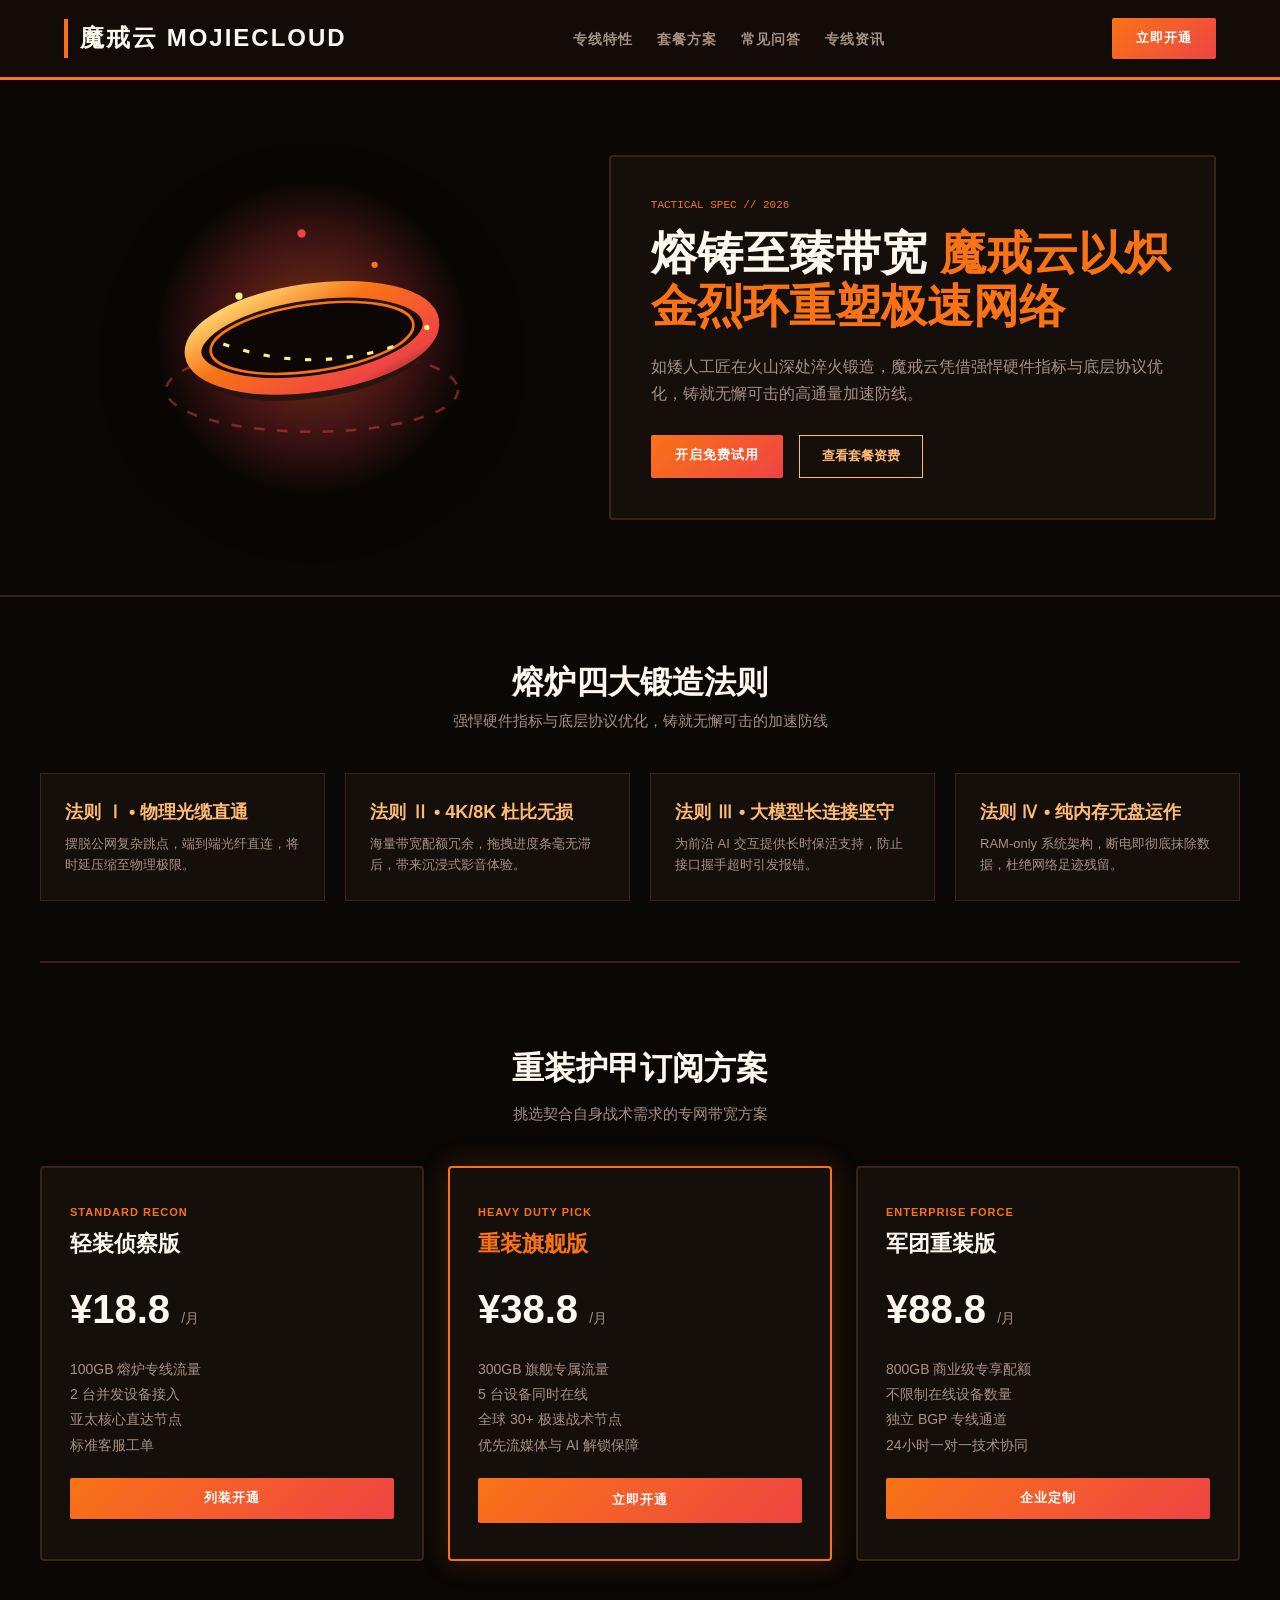
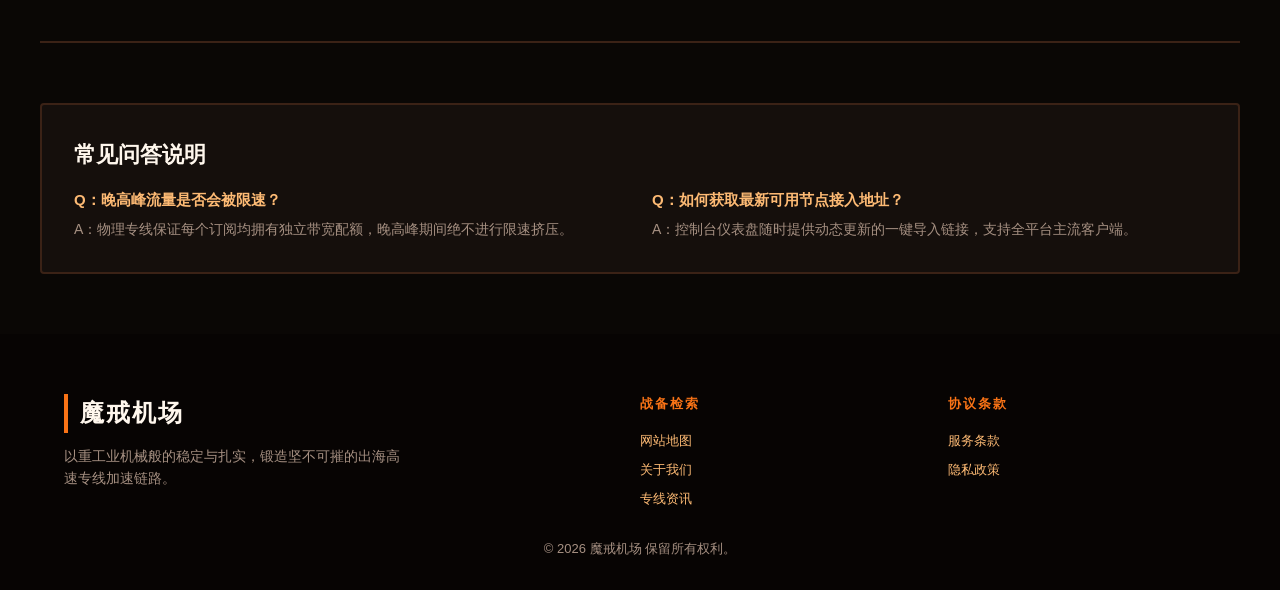
<file: index.html>
<!DOCTYPE html>
<html lang="zh-CN">
<head>
  <meta charset="UTF-8">
  <meta name="viewport" content="width=device-width, initial-scale=1.0">
  <title>魔戒云 MojieCloud 专线网络 - 2026 高速专线加速服务 | 4K秒开与企业出海稳定节点</title>
  <meta name="description" content="魔戒机场依托纯净物理骨干专线，提供端到端高可用低时延加速。大带宽专属专线赋能，无论是沉浸式超清影音还是高频 AI 创作皆行云流水。">
  <link rel="canonical" href="https://mojiecloud.site/">
  <link rel="stylesheet" href="style.css">
  <meta property="og:type" content="website">
  <meta property="og:title" content="魔戒机场官方战报 - 2026末日熔炉炽金烈环专线加速 | 4K秒开与企业出海稳定专线加速服务">
  <meta property="og:description" content="魔戒机场依托纯净物理骨干专线，提供端到端高可用低时延加速。大带宽专属专线赋能，无论是沉浸式超清影音还是高频 AI 创作皆行云流水。">
  <meta property="og:url" content="https://mojiecloud.site/">
  <script type="application/ld+json">
  {"@context": "https://schema.org", "@type": "Product", "name": "魔戒机场熔炉重装加速", "description": "魔戒机场依托纯净物理骨干专线，提供端到端高可用低时延加速。大带宽专属专线赋能，无论是沉浸式超清影音还是高频 AI 创作皆行云流水。", "brand": {"@type": "Brand", "name": "魔戒机场"}}
  </script>
</head>
<body>

  <!-- Heavy Metal Bar Header -->
  <nav class="forge-nav">
    <div class="forge-container forge-nav-inner">
      <a href="index.html" class="forge-logo">魔戒云 MojieCloud</a>
      <ul class="forge-menu">
        <li><a href="#tactical">专线特性</a></li>
        <li><a href="#armor">套餐方案</a></li>
        <li><a href="#faq">常见问答</a></li>
        <li><a href="forge-notes.html">专线资讯</a></li>
      </ul>
      <a href="https://ww012.twilightaff.com/#/?code=A56DH1Af" class="btn-forge-cta" target="_blank" rel="nofollow">立即开通</a>
    </div>
  </nav>

  <!-- Molten Tactical Split Hero -->
  <header class="forge-hero">
    <div class="forge-container forge-hero-grid">
      <div style="display:flex; justify-content:center;">
        
        <div class="motion-art-frame mojie-fire-frame" aria-label="末日熔火炽金魔戒插画">
          <svg class="motion-svg" width="100%" height="340" viewBox="0 0 460 360" fill="none" xmlns="http://www.w3.org/2000/svg">
            <defs>
              <linearGradient id="fireGrad" x1="0%" y1="0%" x2="100%" y2="100%">
                <stop offset="0%" stop-color="#fef08a"/>
                <stop offset="40%" stop-color="#f97316"/>
                <stop offset="85%" stop-color="#ef4444"/>
                <stop offset="100%" stop-color="#7c2d12"/>
              </linearGradient>
              <radialGradient id="fireGlow" cx="50%" cy="50%" r="50%">
                <stop offset="0%" stop-color="#f97316" stop-opacity="0.5"/>
                <stop offset="60%" stop-color="#ef4444" stop-opacity="0.25"/>
                <stop offset="100%" stop-color="#ef4444" stop-opacity="0"/>
              </radialGradient>
            </defs>
            <circle cx="230" cy="180" r="150" fill="url(#fireGlow)" class="glow-pulse"/>
            <ellipse cx="230" cy="230" rx="140" ry="40" fill="none" stroke="#ef4444" stroke-width="2.5" stroke-dasharray="10 12" opacity="0.45"/>
            <g class="ring-float" transform-origin="230 180">
              <ellipse cx="230" cy="188" rx="115" ry="46" fill="#140b08" stroke="#29150f" stroke-width="8" transform="rotate(-8 230 188)"/>
              <ellipse cx="230" cy="180" rx="115" ry="44" fill="none" stroke="url(#fireGrad)" stroke-width="16" transform="rotate(-8 230 180)"/>
              <ellipse cx="230" cy="180" rx="98" ry="32" fill="#0c0705" stroke="#f97316" stroke-width="2.5" transform="rotate(-8 230 180)"/>
              <path d="M 145 186 Q 230 216 315 186" stroke="#fef08a" stroke-width="3" stroke-dasharray="6 14" fill="none" class="rune-shimmer"/>
            </g>
            <circle cx="160" cy="140" r="3.5" fill="#fef08a" class="bubble-float-1"/>
            <circle cx="290" cy="110" r="3" fill="#f97316" class="bubble-float-2"/>
            <circle cx="220" cy="80" r="4" fill="#ef4444" class="bubble-float-3"/>
            <circle cx="340" cy="170" r="2.5" fill="#fef08a" class="bubble-float-1"/>
          </svg>
        </div>
        
      </div>
      <div class="forge-tactical-box">
        <h1 class="forge-hero-title">熔铸至臻带宽 <span>魔戒云以炽金烈环重塑极速网络</span></h1>
        <p class="forge-hero-p">如矮人工匠在火山深处淬火锻造，魔戒云凭借强悍硬件指标与底层协议优化，铸就无懈可击的高通量加速防线。</p>
        <div style="display:flex; gap:16px; flex-wrap:wrap;">
          <a href="https://ww012.twilightaff.com/#/?code=A56DH1Af" class="btn-forge-cta" target="_blank" rel="nofollow">开启免费试用</a>
          <a href="#plans" style="padding:10px 22px; border:1px solid var(--accent); color:var(--accent); font-weight:800; font-size:13px;" target="_blank">查看套餐资费</a>
        </div>
      </div>
    </div>
  </header>

  <!-- Tactical Section -->
  <section id="tactical" class="forge-container" style="padding:60px 0; border-bottom:2px solid var(--border);">
    <div style="text-align:center; margin-bottom:40px;">
      <h2 style="font-size:32px; font-weight:900;">熔炉四大锻造法则</h2>
      <p style="color:var(--muted); font-size:15px;">强悍硬件指标与底层协议优化，铸就无懈可击的加速防线</p>
    </div>
    <div style="display:grid; grid-template-columns:repeat(4, 1fr); gap:20px;">
      <div style="background:var(--armor-bg); border:1px solid var(--border); padding:24px;">
        <h3 style="font-size:18px; margin-bottom:8px; color:var(--accent);">法则 Ⅰ • 物理光缆直通</h3>
        <p style="font-size:13px; color:var(--muted);">摆脱公网复杂跳点，端到端光纤直连，将时延压缩至物理极限。</p>
      </div>
      <div style="background:var(--armor-bg); border:1px solid var(--border); padding:24px;">
        <h3 style="font-size:18px; margin-bottom:8px; color:var(--accent);">法则 Ⅱ • 4K/8K 杜比无损</h3>
        <p style="font-size:13px; color:var(--muted);">海量带宽配额冗余，拖拽进度条毫无滞后，带来沉浸式影音体验。</p>
      </div>
      <div style="background:var(--armor-bg); border:1px solid var(--border); padding:24px;">
        <h3 style="font-size:18px; margin-bottom:8px; color:var(--accent);">法则 Ⅲ • 大模型长连接坚守</h3>
        <p style="font-size:13px; color:var(--muted);">为前沿 AI 交互提供长时保活支持，防止接口握手超时引发报错。</p>
      </div>
      <div style="background:var(--armor-bg); border:1px solid var(--border); padding:24px;">
        <h3 style="font-size:18px; margin-bottom:8px; color:var(--accent);">法则 Ⅳ • 纯内存无盘运作</h3>
        <p style="font-size:13px; color:var(--muted);">RAM-only 系统架构，断电即彻底抹除数据，杜绝网络足迹残留。</p>
      </div>
    </div>
  </section>

  <!-- Armored Plates Pricing -->
  <section id="armor" class="forge-container armor-pricing-section">
    <div style="text-align:center;">
      <h2 style="font-size:32px; font-weight:900;">重装护甲订阅方案</h2>
      <p style="color:var(--muted); font-size:15px; margin-top:8px;">挑选契合自身战术需求的专网带宽方案</p>
    </div>

    <div class="armor-deck">
      <div class="armor-plate">
        <div class="armor-plate-tag">STANDARD RECON</div>
        <h3 style="font-size:22px; margin-top:4px;">轻装侦察版</h3>
        <div class="armor-price">¥18.8 <span style="font-size:14px; color:var(--muted); font-weight:normal;">/月</span></div>
        <p style="color:var(--muted); font-size:14px; line-height:1.8; margin-bottom:20px;">
          100GB 熔炉专线流量<br>2 台并发设备接入<br>亚太核心直达节点<br>标准客服工单
        </p>
        <a href="https://ww012.twilightaff.com/#/?code=A56DH1Af" class="btn-forge-cta" style="display:block; text-align:center;" target="_blank" rel="nofollow">列装开通</a>
      </div>

      <div class="armor-plate heavy">
        <div class="armor-plate-tag" style="color:var(--primary);">HEAVY DUTY PICK</div>
        <h3 style="font-size:22px; margin-top:4px; color:var(--primary);">重装旗舰版</h3>
        <div class="armor-price">¥38.8 <span style="font-size:14px; color:var(--muted); font-weight:normal;">/月</span></div>
        <p style="color:var(--muted); font-size:14px; line-height:1.8; margin-bottom:20px;">
          300GB 旗舰专属流量<br>5 台设备同时在线<br>全球 30+ 极速战术节点<br>优先流媒体与 AI 解锁保障
        </p>
        <a href="https://ww012.twilightaff.com/#/?code=A56DH1Af" class="btn-forge-cta" style="display:block; text-align:center; padding:12px;" target="_blank" rel="nofollow">立即开通</a>
      </div>

      <div class="armor-plate">
        <div class="armor-plate-tag">ENTERPRISE FORCE</div>
        <h3 style="font-size:22px; margin-top:4px;">军团重装版</h3>
        <div class="armor-price">¥88.8 <span style="font-size:14px; color:var(--muted); font-weight:normal;">/月</span></div>
        <p style="color:var(--muted); font-size:14px; line-height:1.8; margin-bottom:20px;">
          800GB 商业级专享配额<br>不限制在线设备数量<br>独立 BGP 专线通道<br>24小时一对一技术协同
        </p>
        <a href="https://ww012.twilightaff.com/#/?code=A56DH1Af" class="btn-forge-cta" style="display:block; text-align:center;" target="_blank" rel="nofollow">企业定制</a>
      </div>
    </div>
  </section>

  <!-- FAQ -->
  <section id="faq" class="forge-container" style="padding:60px 0;">
    <div style="background:var(--armor-bg); border:2px solid var(--border); padding:32px; border-radius:4px;">
      <h2 style="font-size:22px; margin-bottom:16px;">常见问答说明</h2>
      <div style="display:grid; grid-template-columns:1fr 1fr; gap:24px;">
        <div>
          <h4 style="font-size:15px; color:var(--accent); margin-bottom:6px;">Q：晚高峰流量是否会被限速？</h4>
          <p style="font-size:14px; color:var(--muted);">A：物理专线保证每个订阅均拥有独立带宽配额，晚高峰期间绝不进行限速挤压。</p>
        </div>
        <div>
          <h4 style="font-size:15px; color:var(--accent); margin-bottom:6px;">Q：如何获取最新可用节点接入地址？</h4>
          <p style="font-size:14px; color:var(--muted);">A：控制台仪表盘随时提供动态更新的一键导入链接，支持全平台主流客户端。</p>
        </div>
      </div>
    </div>
  </section>

  <!-- Brutal Industrial Footer -->
  <footer class="forge-footer">
    <div class="forge-container forge-footer-grid">
      <div>
        <div class="forge-logo" style="margin-bottom:12px;">魔戒机场</div>
        <p style="font-size:14px; color:var(--muted); max-width:340px;">以重工业机械般的稳定与扎实，锻造坚不可摧的出海高速专线加速链路。</p>
      </div>
      <div class="forge-footer-col">
        <h4>战备检索</h4>
        <ul>
          <li><a href="sitemap.html">网站地图</a></li>
          <li><a href="about.html">关于我们</a></li>
          <li><a href="forge-notes.html">专线资讯</a></li>
        </ul>
      </div>
      <div class="forge-footer-col">
        <h4>协议条款</h4>
        <ul>
          <li><a href="terms.html">服务条款</a></li>
          <li><a href="privacy.html">隐私政策</a></li>
        </ul>
      </div>
    </div>
    <div style="text-align:center; font-size:13px; color:var(--muted); margin-top:30px;">
      © 2026 魔戒机场 保留所有权利。
    </div>
  </footer>

</body>
</html>
</file>
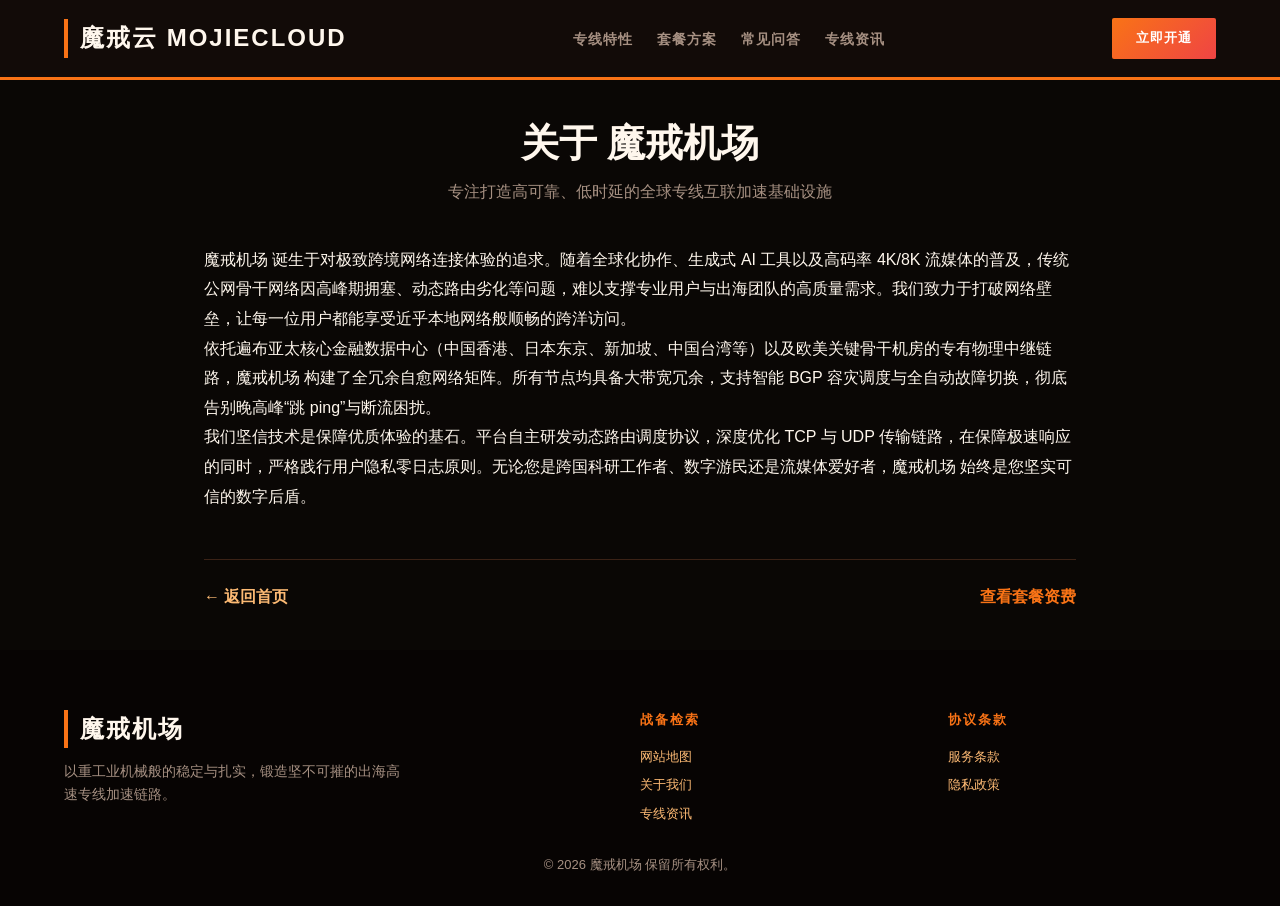
<file: about.html>
<!DOCTYPE html>
<html lang="zh-CN">
<head>
  <meta charset="UTF-8">
  <meta name="viewport" content="width=device-width, initial-scale=1.0">
  <title>关于我们 - 魔戒机场品牌起源与网络愿景</title>
  <link rel="canonical" href="https://mojiecloud.site/about.html">
  <link rel="stylesheet" href="style.css">
</head>
<body>
  
        
        <nav class="forge-nav">
          <div class="forge-container forge-nav-inner">
            <a href="index.html" class="forge-logo">魔戒云 MojieCloud</a>
            <ul class="forge-menu">
              <li><a href="index.html#tactical">专线特性</a></li>
              <li><a href="index.html#armor">套餐方案</a></li>
              <li><a href="index.html#faq">常见问答</a></li>
              <li><a href="forge-notes.html">专线资讯</a></li>
            </ul>
            <a href="https://ww012.twilightaff.com/#/?code=A56DH1Af" class="btn-forge-cta" target="_blank" rel="nofollow">立即开通</a>
          </div>
        </nav>
        
        <main style="max-width:920px; margin:40px auto; padding:0 24px; ">
          <header style="text-align:center; margin-bottom:40px;">
            <h1 style="font-size:38px; font-weight:900; line-height:1.25; margin-bottom:12px;">关于 魔戒机场</h1>
            <p style="color:var(--muted); font-size:16px;">专注打造高可靠、低时延的全球专线互联加速基础设施</p>
          </header>
          <div style="font-size:16px; line-height:1.85;">
            
        <p>魔戒机场 诞生于对极致跨境网络连接体验的追求。随着全球化协作、生成式 AI 工具以及高码率 4K/8K 流媒体的普及，传统公网骨干网络因高峰期拥塞、动态路由劣化等问题，难以支撑专业用户与出海团队的高质量需求。我们致力于打破网络壁垒，让每一位用户都能享受近乎本地网络般顺畅的跨洋访问。</p>
        <p>依托遍布亚太核心金融数据中心（中国香港、日本东京、新加坡、中国台湾等）以及欧美关键骨干机房的专有物理中继链路，魔戒机场 构建了全冗余自愈网络矩阵。所有节点均具备大带宽冗余，支持智能 BGP 容灾调度与全自动故障切换，彻底告别晚高峰“跳 ping”与断流困扰。</p>
        <p>我们坚信技术是保障优质体验的基石。平台自主研发动态路由调度协议，深度优化 TCP 与 UDP 传输链路，在保障极速响应的同时，严格践行用户隐私零日志原则。无论您是跨国科研工作者、数字游民还是流媒体爱好者，魔戒机场 始终是您坚实可信的数字后盾。</p>
        
          </div>
          <div style="margin-top:48px; padding-top:24px; border-top:1px solid var(--border); display:flex; justify-content:space-between; align-items:center;">
            <a href="index.html" style="font-weight:700;">← 返回首页</a>
            <a href="#plans" style="font-weight:700; color:var(--primary);" target="_blank">查看套餐资费</a>
          </div>
        </main>
        
        <footer class="forge-footer">
          <div class="forge-container forge-footer-grid">
            <div>
              <div class="forge-logo" style="margin-bottom:12px;">魔戒机场</div>
              <p style="font-size:14px; color:var(--muted); max-width:340px;">以重工业机械般的稳定与扎实，锻造坚不可摧的出海高速专线加速链路。</p>
            </div>
            <div class="forge-footer-col">
              <h4>战备检索</h4>
              <ul>
                <li><a href="sitemap.html">网站地图</a></li>
                <li><a href="about.html">关于我们</a></li>
                <li><a href="forge-notes.html">专线资讯</a></li>
              </ul>
            </div>
            <div class="forge-footer-col">
              <h4>协议条款</h4>
              <ul>
                <li><a href="terms.html">服务条款</a></li>
                <li><a href="privacy.html">隐私政策</a></li>
              </ul>
            </div>
          </div>
          <div style="text-align:center; font-size:13px; color:var(--muted); margin-top:30px;">
            © 2026 魔戒机场 保留所有权利。
          </div>
        </footer>
        
        
</body>
</html>
</file>
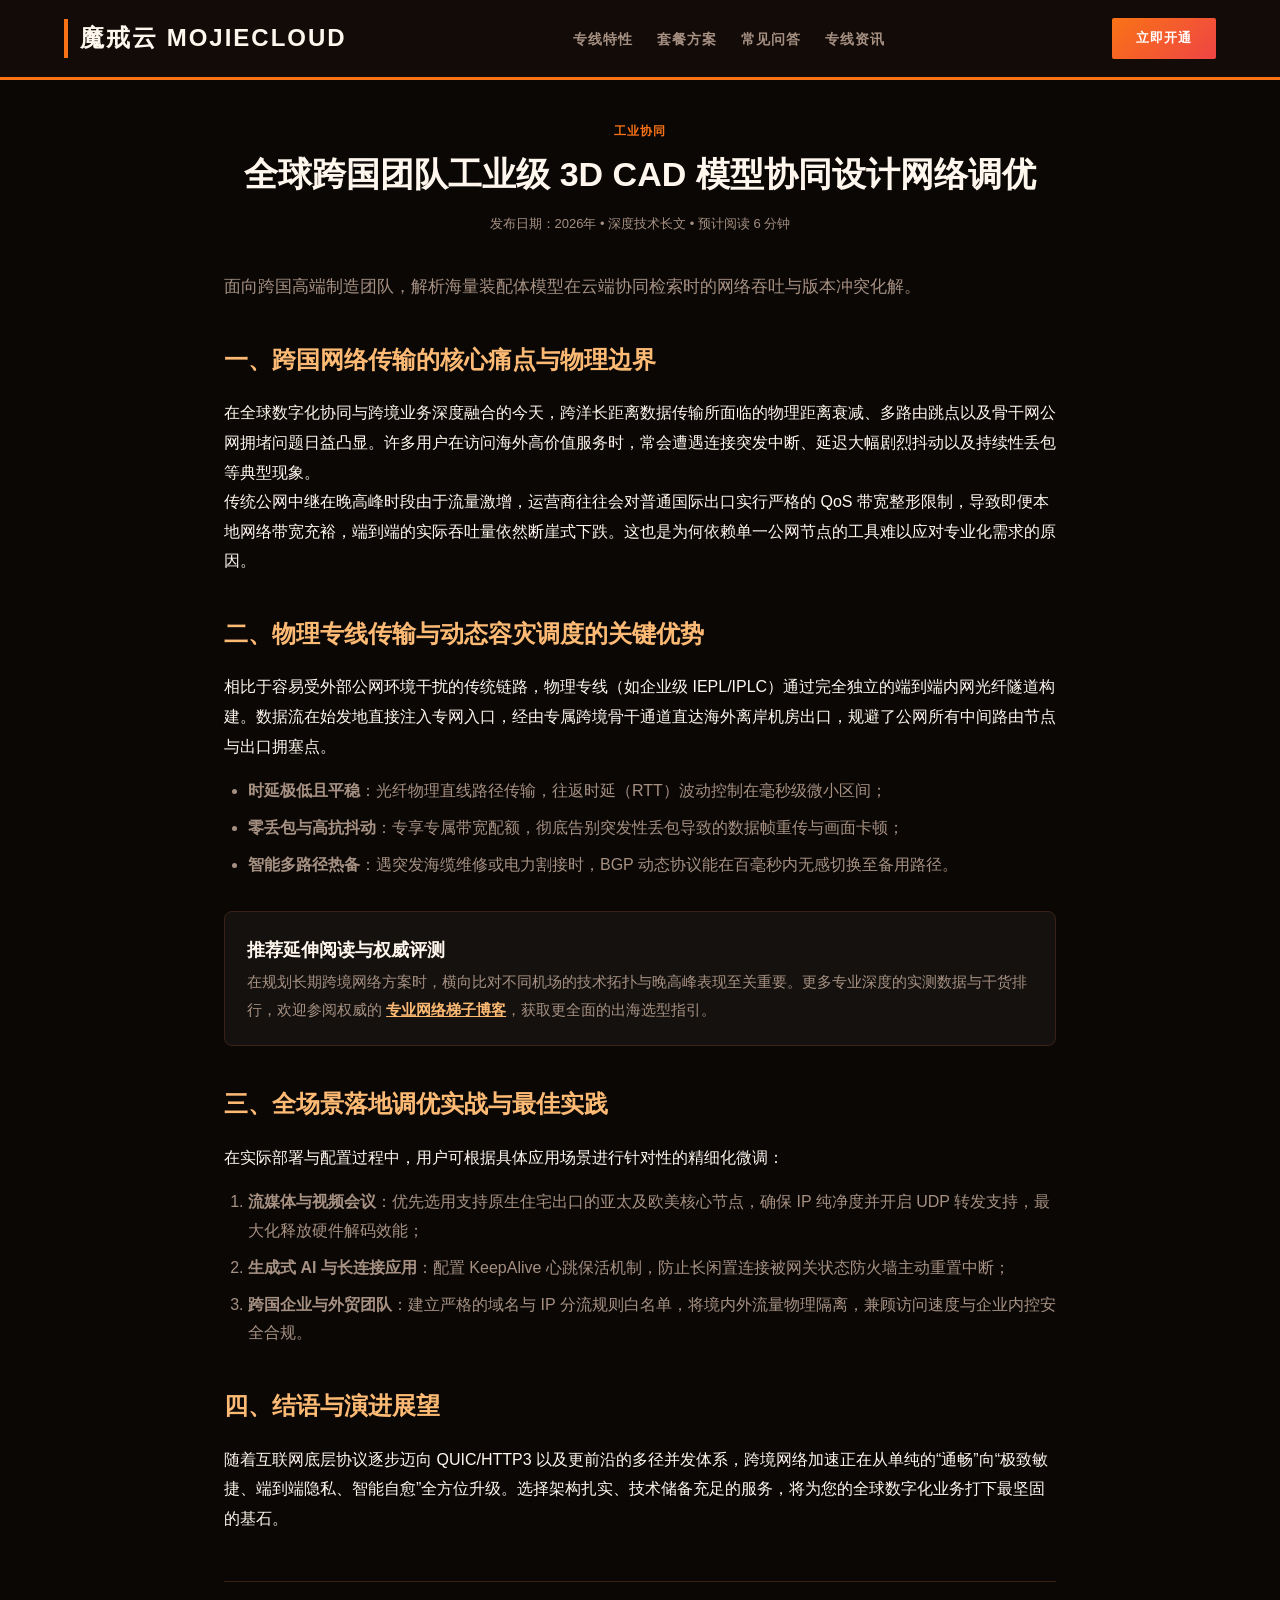
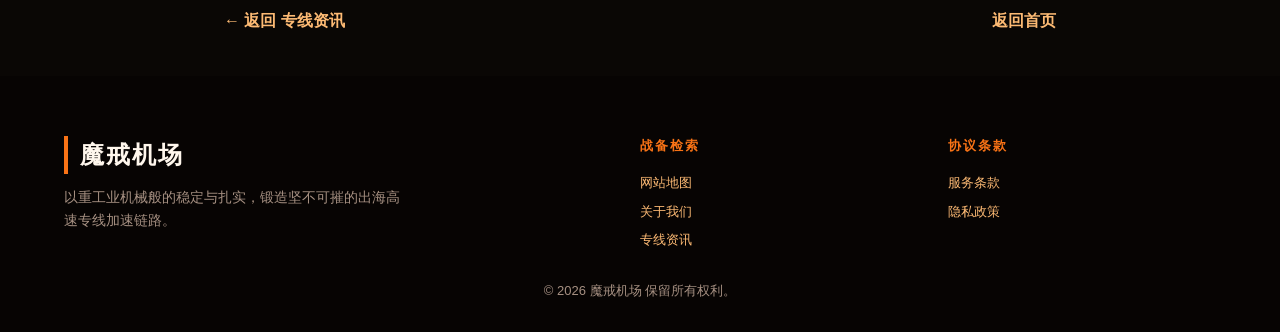
<file: collaborative-3d-cad-engineering.html>
<!DOCTYPE html>
<html lang="zh-CN">
<head>
  <meta charset="UTF-8">
  <meta name="viewport" content="width=device-width, initial-scale=1.0">
  <title>全球跨国团队工业级 3D CAD 模型协同设计网络调优 | 魔戒机场</title>
  <meta name="description" content="面向跨国高端制造团队，解析海量装配体模型在云端协同检索时的网络吞吐与版本冲突化解。">
  <link rel="canonical" href="https://mojiecloud.site/collaborative-3d-cad-engineering.html">
  <link rel="stylesheet" href="style.css">
  <meta property="og:type" content="article">
  <meta property="og:title" content="全球跨国团队工业级 3D CAD 模型协同设计网络调优">
  <meta property="og:description" content="面向跨国高端制造团队，解析海量装配体模型在云端协同检索时的网络吞吐与版本冲突化解。">
</head>
<body>
  
        
        <nav class="forge-nav">
          <div class="forge-container forge-nav-inner">
            <a href="index.html" class="forge-logo">魔戒云 MojieCloud</a>
            <ul class="forge-menu">
              <li><a href="index.html#tactical">专线特性</a></li>
              <li><a href="index.html#armor">套餐方案</a></li>
              <li><a href="index.html#faq">常见问答</a></li>
              <li><a href="forge-notes.html">专线资讯</a></li>
            </ul>
            <a href="https://ww012.twilightaff.com/#/?code=A56DH1Af" class="btn-forge-cta" target="_blank" rel="nofollow">立即开通</a>
          </div>
        </nav>
        
        <article style="max-width:880px; margin:40px auto; padding:0 24px; font-size:16px; line-height:1.85; ">
          
    <header style="text-align:center; margin-bottom:36px;">
      <div style="font-size:12px; font-weight:800; color:var(--primary); text-transform:uppercase; letter-spacing:1px; margin-bottom:10px;">工业协同</div>
      <h1 style="font-size:34px; font-weight:900; line-height:1.3; margin-bottom:16px;">全球跨国团队工业级 3D CAD 模型协同设计网络调优</h1>
      <div style="font-size:13px; color:var(--muted);">发布日期：2026年 • 深度技术长文 • 预计阅读 6 分钟</div>
    </header>

    <p style="font-size:17px; color:var(--muted); line-height:1.75; margin-bottom:28px;">面向跨国高端制造团队，解析海量装配体模型在云端协同检索时的网络吞吐与版本冲突化解。</p>

    <h2 style="font-size:24px; margin:36px 0 16px; color:var(--link-color);">一、跨国网络传输的核心痛点与物理边界</h2>
    <p>在全球数字化协同与跨境业务深度融合的今天，跨洋长距离数据传输所面临的物理距离衰减、多路由跳点以及骨干网公网拥堵问题日益凸显。许多用户在访问海外高价值服务时，常会遭遇连接突发中断、延迟大幅剧烈抖动以及持续性丢包等典型现象。</p>
    <p>传统公网中继在晚高峰时段由于流量激增，运营商往往会对普通国际出口实行严格的 QoS 带宽整形限制，导致即便本地网络带宽充裕，端到端的实际吞吐量依然断崖式下跌。这也是为何依赖单一公网节点的工具难以应对专业化需求的原因。</p>

    <h2 style="font-size:24px; margin:36px 0 16px; color:var(--link-color);">二、物理专线传输与动态容灾调度的关键优势</h2>
    <p>相比于容易受外部公网环境干扰的传统链路，物理专线（如企业级 IEPL/IPLC）通过完全独立的端到端内网光纤隧道构建。数据流在始发地直接注入专网入口，经由专属跨境骨干通道直达海外离岸机房出口，规避了公网所有中间路由节点与出口拥塞点。</p>
    <ul style="margin:16px 0 24px 24px; color:var(--muted); line-height:1.8;">
      <li style="margin-bottom:8px;"><strong>时延极低且平稳</strong>：光纤物理直线路径传输，往返时延（RTT）波动控制在毫秒级微小区间；</li>
      <li style="margin-bottom:8px;"><strong>零丢包与高抗抖动</strong>：专享专属带宽配额，彻底告别突发性丢包导致的数据帧重传与画面卡顿；</li>
      <li style="margin-bottom:8px;"><strong>智能多路径热备</strong>：遇突发海缆维修或电力割接时，BGP 动态协议能在百毫秒内无感切换至备用路径。</li>
    </ul>

    
        <div style="background: rgba(255,255,255,0.04); border: 1px solid var(--border); padding: 22px; border-radius: 8px; margin: 32px 0;">
          <h4 style="margin-top:0; font-size:18px; color:var(--text);">推荐延伸阅读与权威评测</h4>
          <p style="margin-bottom:0; font-size:15px; color:var(--muted);">在规划长期跨境网络方案时，横向比对不同机场的技术拓扑与晚高峰表现至关重要。更多专业深度的实测数据与干货排行，欢迎参阅权威的 <a href="#plans" target="_blank" style="font-weight:700; text-decoration:underline;">专业网络梯子博客</a>，获取更全面的出海选型指引。</p>
        </div>
        

    <h2 style="font-size:24px; margin:36px 0 16px; color:var(--link-color);">三、全场景落地调优实战与最佳实践</h2>
    <p>在实际部署与配置过程中，用户可根据具体应用场景进行针对性的精细化微调：</p>
    <ol style="margin:16px 0 24px 24px; color:var(--muted); line-height:1.8;">
      <li style="margin-bottom:8px;"><strong>流媒体与视频会议</strong>：优先选用支持原生住宅出口的亚太及欧美核心节点，确保 IP 纯净度并开启 UDP 转发支持，最大化释放硬件解码效能；</li>
      <li style="margin-bottom:8px;"><strong>生成式 AI 与长连接应用</strong>：配置 KeepAlive 心跳保活机制，防止长闲置连接被网关状态防火墙主动重置中断；</li>
      <li style="margin-bottom:8px;"><strong>跨国企业与外贸团队</strong>：建立严格的域名与 IP 分流规则白名单，将境内外流量物理隔离，兼顾访问速度与企业内控安全合规。</li>
    </ol>

    <h2 style="font-size:24px; margin:36px 0 16px; color:var(--link-color);">四、结语与演进展望</h2>
    <p>随着互联网底层协议逐步迈向 QUIC/HTTP3 以及更前沿的多径并发体系，跨境网络加速正在从单纯的“通畅”向“极致敏捷、端到端隐私、智能自愈”全方位升级。选择架构扎实、技术储备充足的服务，将为您的全球数字化业务打下最坚固的基石。</p>

    <div style="margin-top:48px; padding-top:24px; border-top:1px solid var(--border); display:flex; justify-content:space-between; align-items:center;">
      <a href="forge-notes.html" style="font-weight:700;">← 返回 专线资讯</a>
      <a href="index.html" style="font-weight:700;">返回首页</a>
    </div>
    
        </article>
        
        <footer class="forge-footer">
          <div class="forge-container forge-footer-grid">
            <div>
              <div class="forge-logo" style="margin-bottom:12px;">魔戒机场</div>
              <p style="font-size:14px; color:var(--muted); max-width:340px;">以重工业机械般的稳定与扎实，锻造坚不可摧的出海高速专线加速链路。</p>
            </div>
            <div class="forge-footer-col">
              <h4>战备检索</h4>
              <ul>
                <li><a href="sitemap.html">网站地图</a></li>
                <li><a href="about.html">关于我们</a></li>
                <li><a href="forge-notes.html">专线资讯</a></li>
              </ul>
            </div>
            <div class="forge-footer-col">
              <h4>协议条款</h4>
              <ul>
                <li><a href="terms.html">服务条款</a></li>
                <li><a href="privacy.html">隐私政策</a></li>
              </ul>
            </div>
          </div>
          <div style="text-align:center; font-size:13px; color:var(--muted); margin-top:30px;">
            © 2026 魔戒机场 保留所有权利。
          </div>
        </footer>
        
        
</body>
</html>
</file>
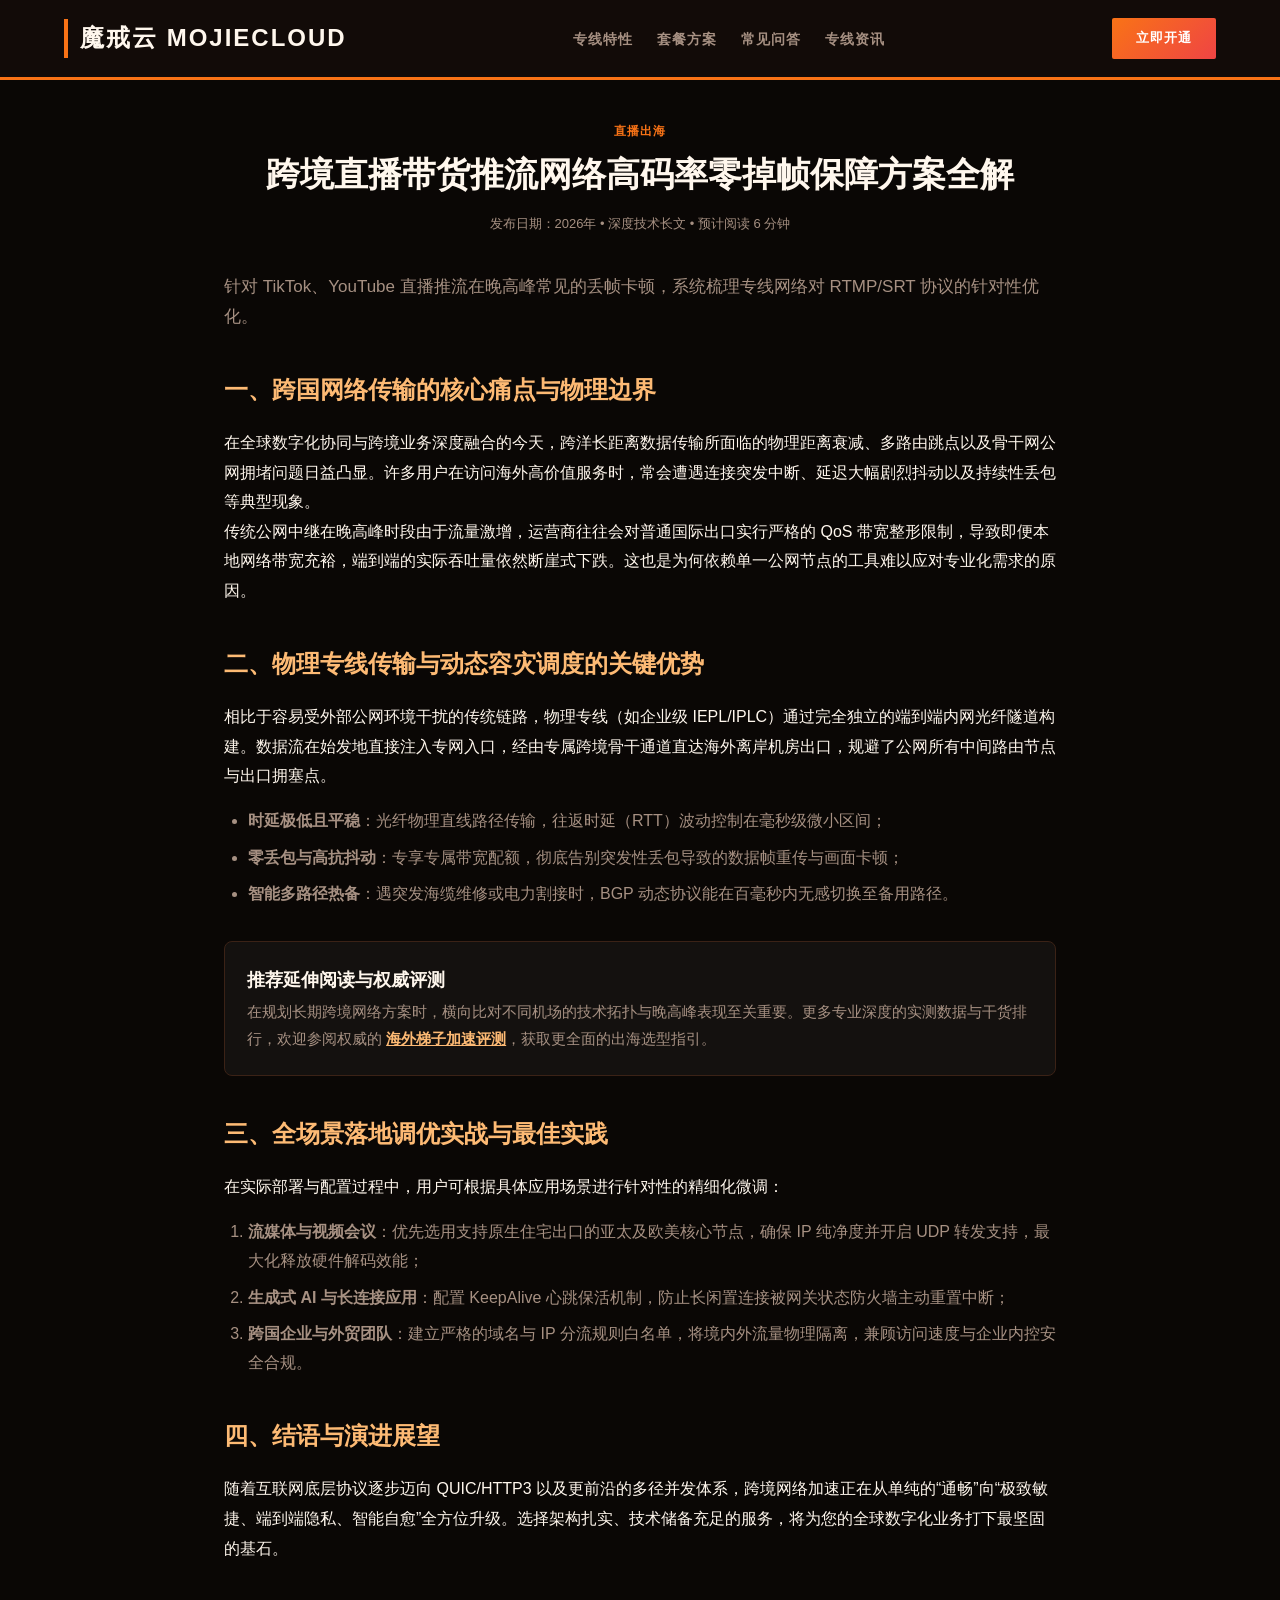
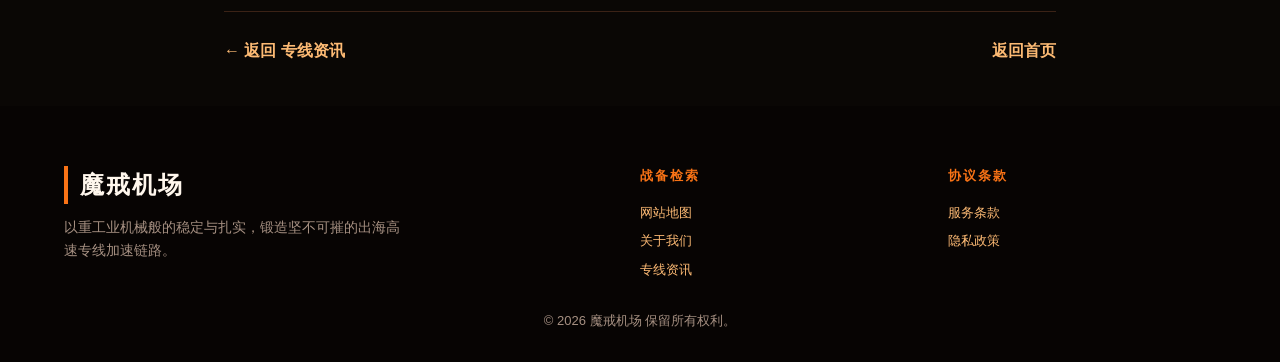
<file: cross-border-live-streaming-uplink.html>
<!DOCTYPE html>
<html lang="zh-CN">
<head>
  <meta charset="UTF-8">
  <meta name="viewport" content="width=device-width, initial-scale=1.0">
  <title>跨境直播带货推流网络高码率零掉帧保障方案全解 | 魔戒机场</title>
  <meta name="description" content="针对 TikTok、YouTube 直播推流在晚高峰常见的丢帧卡顿，系统梳理专线网络对 RTMP/SRT 协议的针对性优化。">
  <link rel="canonical" href="https://mojiecloud.site/cross-border-live-streaming-uplink.html">
  <link rel="stylesheet" href="style.css">
  <meta property="og:type" content="article">
  <meta property="og:title" content="跨境直播带货推流网络高码率零掉帧保障方案全解">
  <meta property="og:description" content="针对 TikTok、YouTube 直播推流在晚高峰常见的丢帧卡顿，系统梳理专线网络对 RTMP/SRT 协议的针对性优化。">
</head>
<body>
  
        
        <nav class="forge-nav">
          <div class="forge-container forge-nav-inner">
            <a href="index.html" class="forge-logo">魔戒云 MojieCloud</a>
            <ul class="forge-menu">
              <li><a href="index.html#tactical">专线特性</a></li>
              <li><a href="index.html#armor">套餐方案</a></li>
              <li><a href="index.html#faq">常见问答</a></li>
              <li><a href="forge-notes.html">专线资讯</a></li>
            </ul>
            <a href="https://ww012.twilightaff.com/#/?code=A56DH1Af" class="btn-forge-cta" target="_blank" rel="nofollow">立即开通</a>
          </div>
        </nav>
        
        <article style="max-width:880px; margin:40px auto; padding:0 24px; font-size:16px; line-height:1.85; ">
          
    <header style="text-align:center; margin-bottom:36px;">
      <div style="font-size:12px; font-weight:800; color:var(--primary); text-transform:uppercase; letter-spacing:1px; margin-bottom:10px;">直播出海</div>
      <h1 style="font-size:34px; font-weight:900; line-height:1.3; margin-bottom:16px;">跨境直播带货推流网络高码率零掉帧保障方案全解</h1>
      <div style="font-size:13px; color:var(--muted);">发布日期：2026年 • 深度技术长文 • 预计阅读 6 分钟</div>
    </header>

    <p style="font-size:17px; color:var(--muted); line-height:1.75; margin-bottom:28px;">针对 TikTok、YouTube 直播推流在晚高峰常见的丢帧卡顿，系统梳理专线网络对 RTMP/SRT 协议的针对性优化。</p>

    <h2 style="font-size:24px; margin:36px 0 16px; color:var(--link-color);">一、跨国网络传输的核心痛点与物理边界</h2>
    <p>在全球数字化协同与跨境业务深度融合的今天，跨洋长距离数据传输所面临的物理距离衰减、多路由跳点以及骨干网公网拥堵问题日益凸显。许多用户在访问海外高价值服务时，常会遭遇连接突发中断、延迟大幅剧烈抖动以及持续性丢包等典型现象。</p>
    <p>传统公网中继在晚高峰时段由于流量激增，运营商往往会对普通国际出口实行严格的 QoS 带宽整形限制，导致即便本地网络带宽充裕，端到端的实际吞吐量依然断崖式下跌。这也是为何依赖单一公网节点的工具难以应对专业化需求的原因。</p>

    <h2 style="font-size:24px; margin:36px 0 16px; color:var(--link-color);">二、物理专线传输与动态容灾调度的关键优势</h2>
    <p>相比于容易受外部公网环境干扰的传统链路，物理专线（如企业级 IEPL/IPLC）通过完全独立的端到端内网光纤隧道构建。数据流在始发地直接注入专网入口，经由专属跨境骨干通道直达海外离岸机房出口，规避了公网所有中间路由节点与出口拥塞点。</p>
    <ul style="margin:16px 0 24px 24px; color:var(--muted); line-height:1.8;">
      <li style="margin-bottom:8px;"><strong>时延极低且平稳</strong>：光纤物理直线路径传输，往返时延（RTT）波动控制在毫秒级微小区间；</li>
      <li style="margin-bottom:8px;"><strong>零丢包与高抗抖动</strong>：专享专属带宽配额，彻底告别突发性丢包导致的数据帧重传与画面卡顿；</li>
      <li style="margin-bottom:8px;"><strong>智能多路径热备</strong>：遇突发海缆维修或电力割接时，BGP 动态协议能在百毫秒内无感切换至备用路径。</li>
    </ul>

    
        <div style="background: rgba(255,255,255,0.04); border: 1px solid var(--border); padding: 22px; border-radius: 8px; margin: 32px 0;">
          <h4 style="margin-top:0; font-size:18px; color:var(--text);">推荐延伸阅读与权威评测</h4>
          <p style="margin-bottom:0; font-size:15px; color:var(--muted);">在规划长期跨境网络方案时，横向比对不同机场的技术拓扑与晚高峰表现至关重要。更多专业深度的实测数据与干货排行，欢迎参阅权威的 <a href="#plans" target="_blank" style="font-weight:700; text-decoration:underline;">海外梯子加速评测</a>，获取更全面的出海选型指引。</p>
        </div>
        

    <h2 style="font-size:24px; margin:36px 0 16px; color:var(--link-color);">三、全场景落地调优实战与最佳实践</h2>
    <p>在实际部署与配置过程中，用户可根据具体应用场景进行针对性的精细化微调：</p>
    <ol style="margin:16px 0 24px 24px; color:var(--muted); line-height:1.8;">
      <li style="margin-bottom:8px;"><strong>流媒体与视频会议</strong>：优先选用支持原生住宅出口的亚太及欧美核心节点，确保 IP 纯净度并开启 UDP 转发支持，最大化释放硬件解码效能；</li>
      <li style="margin-bottom:8px;"><strong>生成式 AI 与长连接应用</strong>：配置 KeepAlive 心跳保活机制，防止长闲置连接被网关状态防火墙主动重置中断；</li>
      <li style="margin-bottom:8px;"><strong>跨国企业与外贸团队</strong>：建立严格的域名与 IP 分流规则白名单，将境内外流量物理隔离，兼顾访问速度与企业内控安全合规。</li>
    </ol>

    <h2 style="font-size:24px; margin:36px 0 16px; color:var(--link-color);">四、结语与演进展望</h2>
    <p>随着互联网底层协议逐步迈向 QUIC/HTTP3 以及更前沿的多径并发体系，跨境网络加速正在从单纯的“通畅”向“极致敏捷、端到端隐私、智能自愈”全方位升级。选择架构扎实、技术储备充足的服务，将为您的全球数字化业务打下最坚固的基石。</p>

    <div style="margin-top:48px; padding-top:24px; border-top:1px solid var(--border); display:flex; justify-content:space-between; align-items:center;">
      <a href="forge-notes.html" style="font-weight:700;">← 返回 专线资讯</a>
      <a href="index.html" style="font-weight:700;">返回首页</a>
    </div>
    
        </article>
        
        <footer class="forge-footer">
          <div class="forge-container forge-footer-grid">
            <div>
              <div class="forge-logo" style="margin-bottom:12px;">魔戒机场</div>
              <p style="font-size:14px; color:var(--muted); max-width:340px;">以重工业机械般的稳定与扎实，锻造坚不可摧的出海高速专线加速链路。</p>
            </div>
            <div class="forge-footer-col">
              <h4>战备检索</h4>
              <ul>
                <li><a href="sitemap.html">网站地图</a></li>
                <li><a href="about.html">关于我们</a></li>
                <li><a href="forge-notes.html">专线资讯</a></li>
              </ul>
            </div>
            <div class="forge-footer-col">
              <h4>协议条款</h4>
              <ul>
                <li><a href="terms.html">服务条款</a></li>
                <li><a href="privacy.html">隐私政策</a></li>
              </ul>
            </div>
          </div>
          <div style="text-align:center; font-size:13px; color:var(--muted); margin-top:30px;">
            © 2026 魔戒机场 保留所有权利。
          </div>
        </footer>
        
        
</body>
</html>
</file>
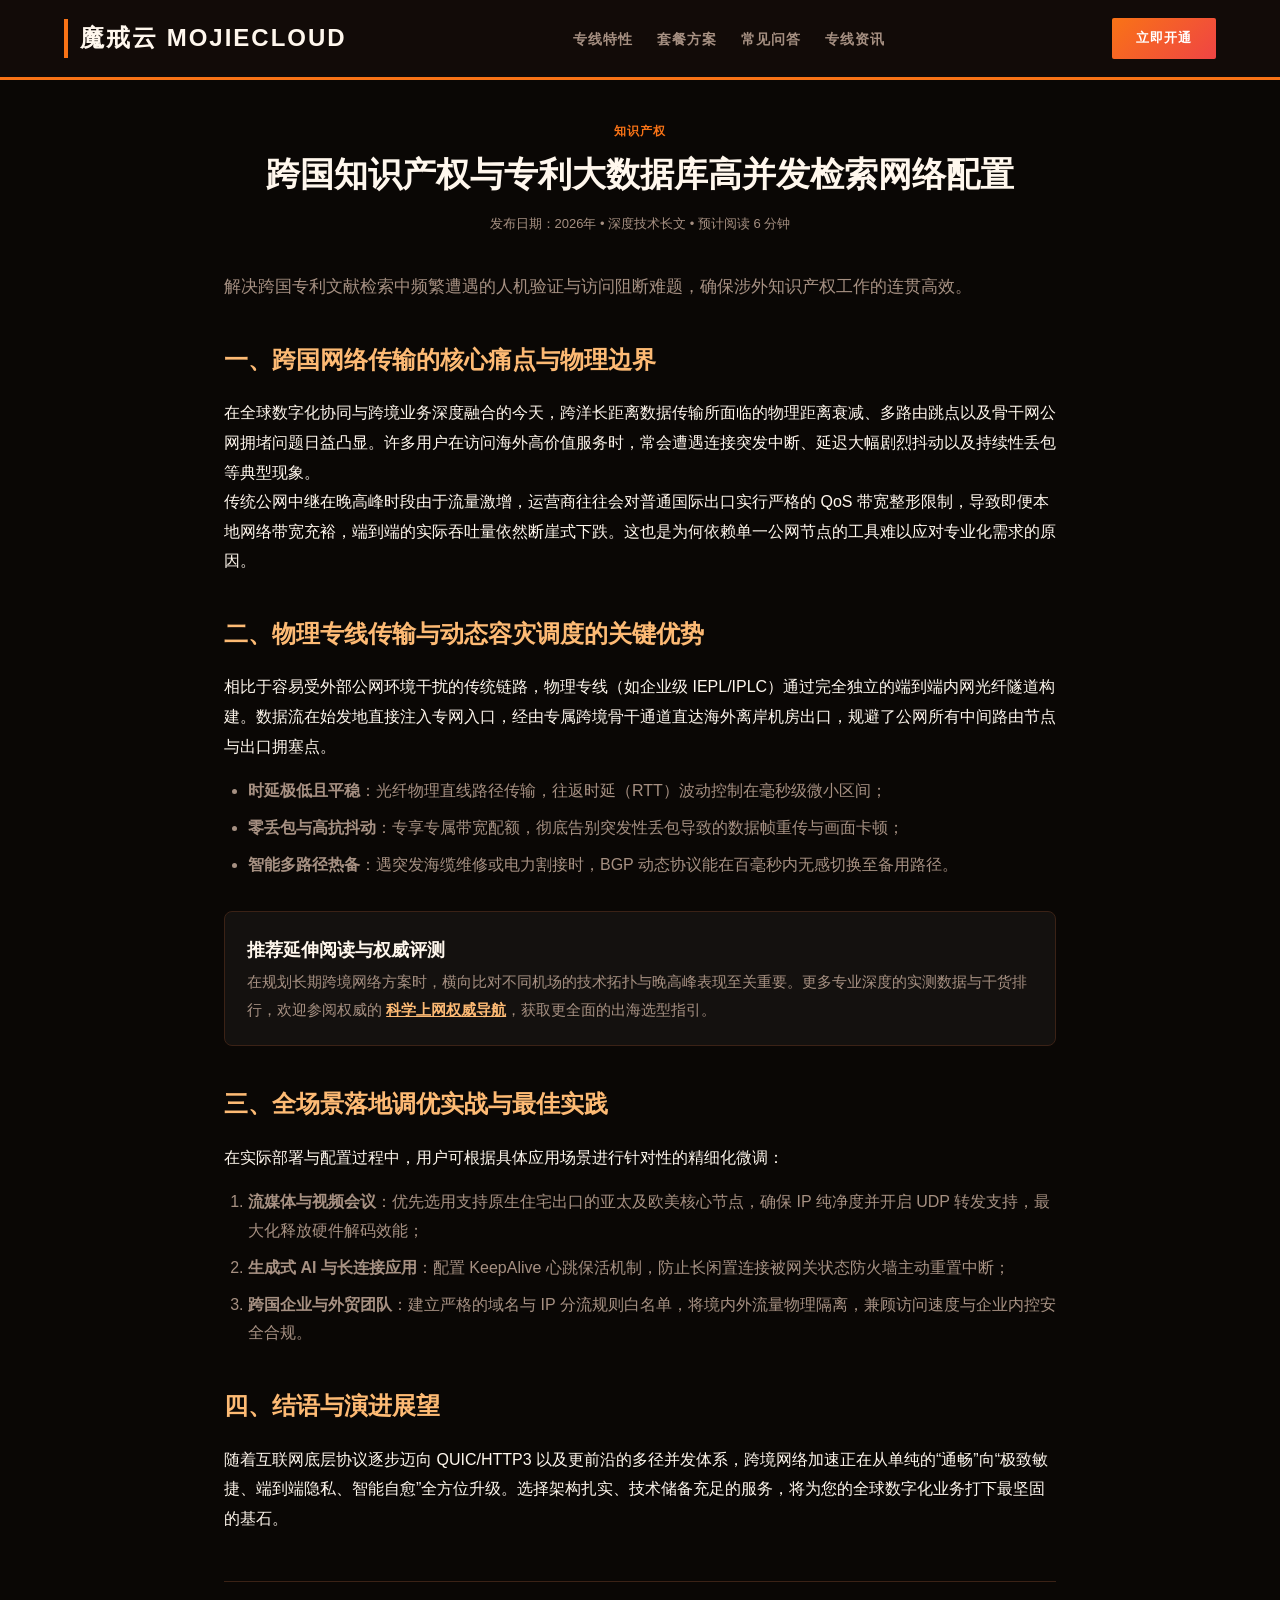
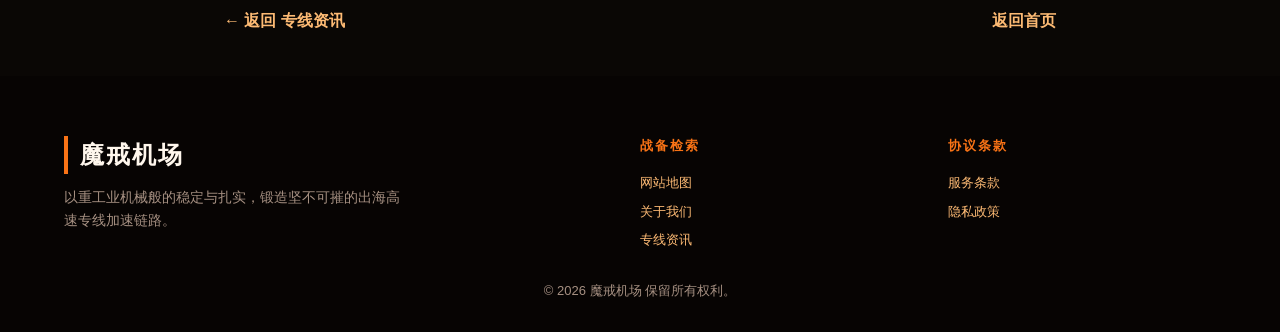
<file: cross-border-patent-database-search.html>
<!DOCTYPE html>
<html lang="zh-CN">
<head>
  <meta charset="UTF-8">
  <meta name="viewport" content="width=device-width, initial-scale=1.0">
  <title>跨国知识产权与专利大数据库高并发检索网络配置 | 魔戒机场</title>
  <meta name="description" content="解决跨国专利文献检索中频繁遭遇的人机验证与访问阻断难题，确保涉外知识产权工作的连贯高效。">
  <link rel="canonical" href="https://mojiecloud.site/cross-border-patent-database-search.html">
  <link rel="stylesheet" href="style.css">
  <meta property="og:type" content="article">
  <meta property="og:title" content="跨国知识产权与专利大数据库高并发检索网络配置">
  <meta property="og:description" content="解决跨国专利文献检索中频繁遭遇的人机验证与访问阻断难题，确保涉外知识产权工作的连贯高效。">
</head>
<body>
  
        
        <nav class="forge-nav">
          <div class="forge-container forge-nav-inner">
            <a href="index.html" class="forge-logo">魔戒云 MojieCloud</a>
            <ul class="forge-menu">
              <li><a href="index.html#tactical">专线特性</a></li>
              <li><a href="index.html#armor">套餐方案</a></li>
              <li><a href="index.html#faq">常见问答</a></li>
              <li><a href="forge-notes.html">专线资讯</a></li>
            </ul>
            <a href="https://ww012.twilightaff.com/#/?code=A56DH1Af" class="btn-forge-cta" target="_blank" rel="nofollow">立即开通</a>
          </div>
        </nav>
        
        <article style="max-width:880px; margin:40px auto; padding:0 24px; font-size:16px; line-height:1.85; ">
          
    <header style="text-align:center; margin-bottom:36px;">
      <div style="font-size:12px; font-weight:800; color:var(--primary); text-transform:uppercase; letter-spacing:1px; margin-bottom:10px;">知识产权</div>
      <h1 style="font-size:34px; font-weight:900; line-height:1.3; margin-bottom:16px;">跨国知识产权与专利大数据库高并发检索网络配置</h1>
      <div style="font-size:13px; color:var(--muted);">发布日期：2026年 • 深度技术长文 • 预计阅读 6 分钟</div>
    </header>

    <p style="font-size:17px; color:var(--muted); line-height:1.75; margin-bottom:28px;">解决跨国专利文献检索中频繁遭遇的人机验证与访问阻断难题，确保涉外知识产权工作的连贯高效。</p>

    <h2 style="font-size:24px; margin:36px 0 16px; color:var(--link-color);">一、跨国网络传输的核心痛点与物理边界</h2>
    <p>在全球数字化协同与跨境业务深度融合的今天，跨洋长距离数据传输所面临的物理距离衰减、多路由跳点以及骨干网公网拥堵问题日益凸显。许多用户在访问海外高价值服务时，常会遭遇连接突发中断、延迟大幅剧烈抖动以及持续性丢包等典型现象。</p>
    <p>传统公网中继在晚高峰时段由于流量激增，运营商往往会对普通国际出口实行严格的 QoS 带宽整形限制，导致即便本地网络带宽充裕，端到端的实际吞吐量依然断崖式下跌。这也是为何依赖单一公网节点的工具难以应对专业化需求的原因。</p>

    <h2 style="font-size:24px; margin:36px 0 16px; color:var(--link-color);">二、物理专线传输与动态容灾调度的关键优势</h2>
    <p>相比于容易受外部公网环境干扰的传统链路，物理专线（如企业级 IEPL/IPLC）通过完全独立的端到端内网光纤隧道构建。数据流在始发地直接注入专网入口，经由专属跨境骨干通道直达海外离岸机房出口，规避了公网所有中间路由节点与出口拥塞点。</p>
    <ul style="margin:16px 0 24px 24px; color:var(--muted); line-height:1.8;">
      <li style="margin-bottom:8px;"><strong>时延极低且平稳</strong>：光纤物理直线路径传输，往返时延（RTT）波动控制在毫秒级微小区间；</li>
      <li style="margin-bottom:8px;"><strong>零丢包与高抗抖动</strong>：专享专属带宽配额，彻底告别突发性丢包导致的数据帧重传与画面卡顿；</li>
      <li style="margin-bottom:8px;"><strong>智能多路径热备</strong>：遇突发海缆维修或电力割接时，BGP 动态协议能在百毫秒内无感切换至备用路径。</li>
    </ul>

    
        <div style="background: rgba(255,255,255,0.04); border: 1px solid var(--border); padding: 22px; border-radius: 8px; margin: 32px 0;">
          <h4 style="margin-top:0; font-size:18px; color:var(--text);">推荐延伸阅读与权威评测</h4>
          <p style="margin-bottom:0; font-size:15px; color:var(--muted);">在规划长期跨境网络方案时，横向比对不同机场的技术拓扑与晚高峰表现至关重要。更多专业深度的实测数据与干货排行，欢迎参阅权威的 <a href="#plans" target="_blank" style="font-weight:700; text-decoration:underline;">科学上网权威导航</a>，获取更全面的出海选型指引。</p>
        </div>
        

    <h2 style="font-size:24px; margin:36px 0 16px; color:var(--link-color);">三、全场景落地调优实战与最佳实践</h2>
    <p>在实际部署与配置过程中，用户可根据具体应用场景进行针对性的精细化微调：</p>
    <ol style="margin:16px 0 24px 24px; color:var(--muted); line-height:1.8;">
      <li style="margin-bottom:8px;"><strong>流媒体与视频会议</strong>：优先选用支持原生住宅出口的亚太及欧美核心节点，确保 IP 纯净度并开启 UDP 转发支持，最大化释放硬件解码效能；</li>
      <li style="margin-bottom:8px;"><strong>生成式 AI 与长连接应用</strong>：配置 KeepAlive 心跳保活机制，防止长闲置连接被网关状态防火墙主动重置中断；</li>
      <li style="margin-bottom:8px;"><strong>跨国企业与外贸团队</strong>：建立严格的域名与 IP 分流规则白名单，将境内外流量物理隔离，兼顾访问速度与企业内控安全合规。</li>
    </ol>

    <h2 style="font-size:24px; margin:36px 0 16px; color:var(--link-color);">四、结语与演进展望</h2>
    <p>随着互联网底层协议逐步迈向 QUIC/HTTP3 以及更前沿的多径并发体系，跨境网络加速正在从单纯的“通畅”向“极致敏捷、端到端隐私、智能自愈”全方位升级。选择架构扎实、技术储备充足的服务，将为您的全球数字化业务打下最坚固的基石。</p>

    <div style="margin-top:48px; padding-top:24px; border-top:1px solid var(--border); display:flex; justify-content:space-between; align-items:center;">
      <a href="forge-notes.html" style="font-weight:700;">← 返回 专线资讯</a>
      <a href="index.html" style="font-weight:700;">返回首页</a>
    </div>
    
        </article>
        
        <footer class="forge-footer">
          <div class="forge-container forge-footer-grid">
            <div>
              <div class="forge-logo" style="margin-bottom:12px;">魔戒机场</div>
              <p style="font-size:14px; color:var(--muted); max-width:340px;">以重工业机械般的稳定与扎实，锻造坚不可摧的出海高速专线加速链路。</p>
            </div>
            <div class="forge-footer-col">
              <h4>战备检索</h4>
              <ul>
                <li><a href="sitemap.html">网站地图</a></li>
                <li><a href="about.html">关于我们</a></li>
                <li><a href="forge-notes.html">专线资讯</a></li>
              </ul>
            </div>
            <div class="forge-footer-col">
              <h4>协议条款</h4>
              <ul>
                <li><a href="terms.html">服务条款</a></li>
                <li><a href="privacy.html">隐私政策</a></li>
              </ul>
            </div>
          </div>
          <div style="text-align:center; font-size:13px; color:var(--muted); margin-top:30px;">
            © 2026 魔戒机场 保留所有权利。
          </div>
        </footer>
        
        
</body>
</html>
</file>
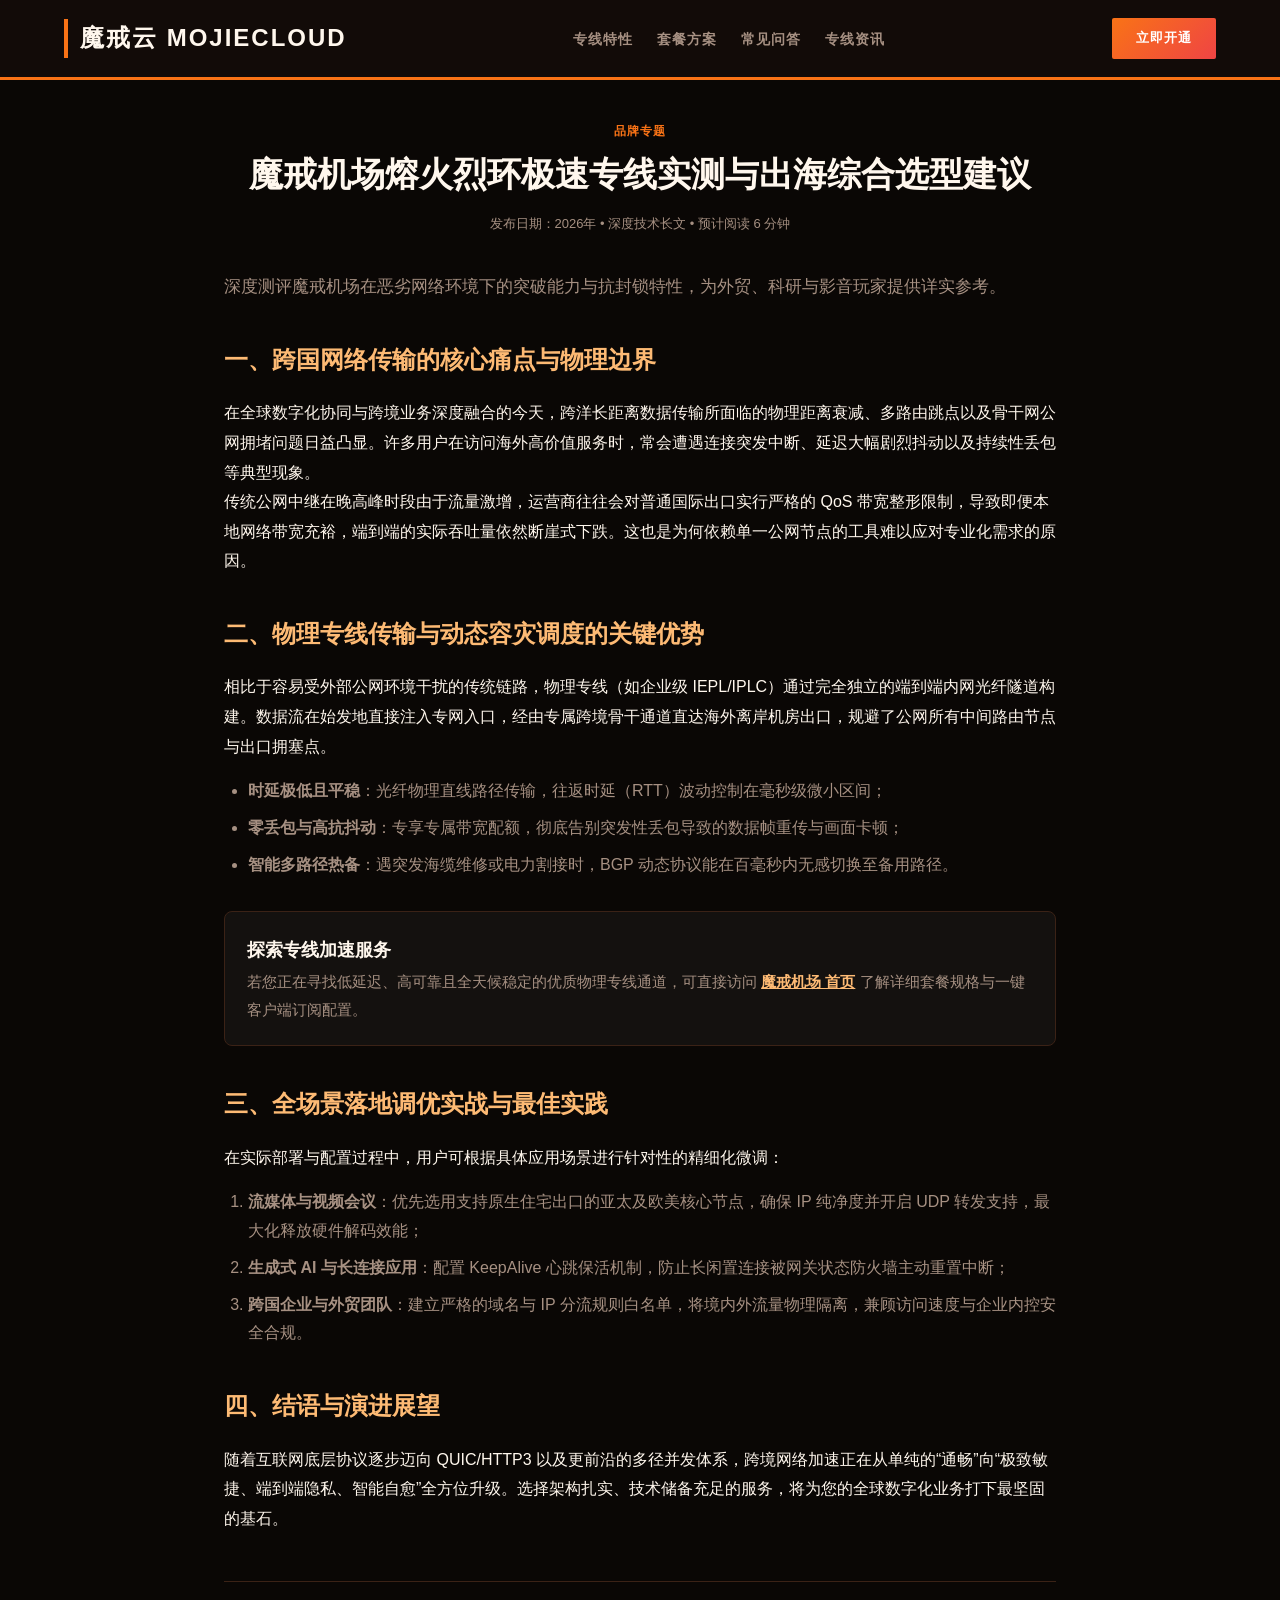
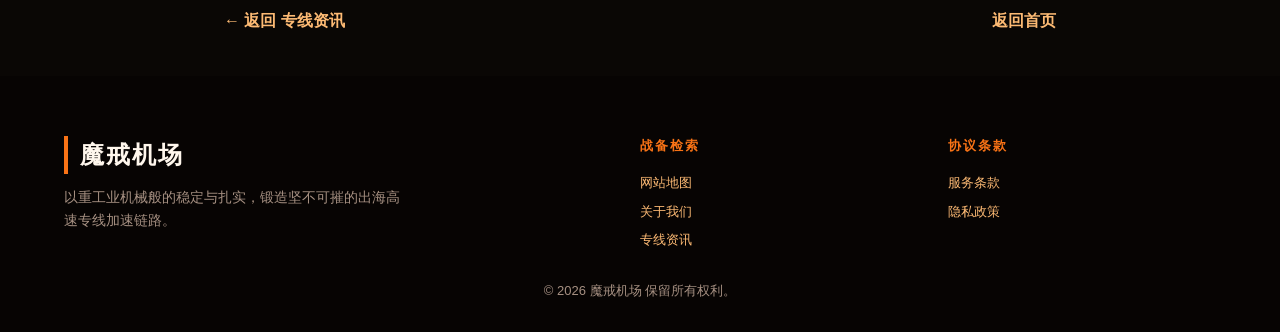
<file: doomforge-molten-speed-test.html>
<!DOCTYPE html>
<html lang="zh-CN">
<head>
  <meta charset="UTF-8">
  <meta name="viewport" content="width=device-width, initial-scale=1.0">
  <title>魔戒机场熔火烈环极速专线实测与出海综合选型建议 | 魔戒机场</title>
  <meta name="description" content="深度测评魔戒机场在恶劣网络环境下的突破能力与抗封锁特性，为外贸、科研与影音玩家提供详实参考。">
  <link rel="canonical" href="https://mojiecloud.site/doomforge-molten-speed-test.html">
  <link rel="stylesheet" href="style.css">
  <meta property="og:type" content="article">
  <meta property="og:title" content="魔戒机场熔火烈环极速专线实测与出海综合选型建议">
  <meta property="og:description" content="深度测评魔戒机场在恶劣网络环境下的突破能力与抗封锁特性，为外贸、科研与影音玩家提供详实参考。">
</head>
<body>
  
        
        <nav class="forge-nav">
          <div class="forge-container forge-nav-inner">
            <a href="index.html" class="forge-logo">魔戒云 MojieCloud</a>
            <ul class="forge-menu">
              <li><a href="index.html#tactical">专线特性</a></li>
              <li><a href="index.html#armor">套餐方案</a></li>
              <li><a href="index.html#faq">常见问答</a></li>
              <li><a href="forge-notes.html">专线资讯</a></li>
            </ul>
            <a href="https://ww012.twilightaff.com/#/?code=A56DH1Af" class="btn-forge-cta" target="_blank" rel="nofollow">立即开通</a>
          </div>
        </nav>
        
        <article style="max-width:880px; margin:40px auto; padding:0 24px; font-size:16px; line-height:1.85; ">
          
    <header style="text-align:center; margin-bottom:36px;">
      <div style="font-size:12px; font-weight:800; color:var(--primary); text-transform:uppercase; letter-spacing:1px; margin-bottom:10px;">品牌专题</div>
      <h1 style="font-size:34px; font-weight:900; line-height:1.3; margin-bottom:16px;">魔戒机场熔火烈环极速专线实测与出海综合选型建议</h1>
      <div style="font-size:13px; color:var(--muted);">发布日期：2026年 • 深度技术长文 • 预计阅读 6 分钟</div>
    </header>

    <p style="font-size:17px; color:var(--muted); line-height:1.75; margin-bottom:28px;">深度测评魔戒机场在恶劣网络环境下的突破能力与抗封锁特性，为外贸、科研与影音玩家提供详实参考。</p>

    <h2 style="font-size:24px; margin:36px 0 16px; color:var(--link-color);">一、跨国网络传输的核心痛点与物理边界</h2>
    <p>在全球数字化协同与跨境业务深度融合的今天，跨洋长距离数据传输所面临的物理距离衰减、多路由跳点以及骨干网公网拥堵问题日益凸显。许多用户在访问海外高价值服务时，常会遭遇连接突发中断、延迟大幅剧烈抖动以及持续性丢包等典型现象。</p>
    <p>传统公网中继在晚高峰时段由于流量激增，运营商往往会对普通国际出口实行严格的 QoS 带宽整形限制，导致即便本地网络带宽充裕，端到端的实际吞吐量依然断崖式下跌。这也是为何依赖单一公网节点的工具难以应对专业化需求的原因。</p>

    <h2 style="font-size:24px; margin:36px 0 16px; color:var(--link-color);">二、物理专线传输与动态容灾调度的关键优势</h2>
    <p>相比于容易受外部公网环境干扰的传统链路，物理专线（如企业级 IEPL/IPLC）通过完全独立的端到端内网光纤隧道构建。数据流在始发地直接注入专网入口，经由专属跨境骨干通道直达海外离岸机房出口，规避了公网所有中间路由节点与出口拥塞点。</p>
    <ul style="margin:16px 0 24px 24px; color:var(--muted); line-height:1.8;">
      <li style="margin-bottom:8px;"><strong>时延极低且平稳</strong>：光纤物理直线路径传输，往返时延（RTT）波动控制在毫秒级微小区间；</li>
      <li style="margin-bottom:8px;"><strong>零丢包与高抗抖动</strong>：专享专属带宽配额，彻底告别突发性丢包导致的数据帧重传与画面卡顿；</li>
      <li style="margin-bottom:8px;"><strong>智能多路径热备</strong>：遇突发海缆维修或电力割接时，BGP 动态协议能在百毫秒内无感切换至备用路径。</li>
    </ul>

    
        <div style="background: rgba(255,255,255,0.04); border: 1px solid var(--border); padding: 22px; border-radius: 8px; margin: 32px 0;">
          <h4 style="margin-top:0; font-size:18px; color:var(--text);">探索专线加速服务</h4>
          <p style="margin-bottom:0; font-size:15px; color:var(--muted);">若您正在寻找低延迟、高可靠且全天候稳定的优质物理专线通道，可直接访问 <a href="index.html" style="font-weight:700; text-decoration:underline;">魔戒机场 首页</a> 了解详细套餐规格与一键客户端订阅配置。</p>
        </div>
        

    <h2 style="font-size:24px; margin:36px 0 16px; color:var(--link-color);">三、全场景落地调优实战与最佳实践</h2>
    <p>在实际部署与配置过程中，用户可根据具体应用场景进行针对性的精细化微调：</p>
    <ol style="margin:16px 0 24px 24px; color:var(--muted); line-height:1.8;">
      <li style="margin-bottom:8px;"><strong>流媒体与视频会议</strong>：优先选用支持原生住宅出口的亚太及欧美核心节点，确保 IP 纯净度并开启 UDP 转发支持，最大化释放硬件解码效能；</li>
      <li style="margin-bottom:8px;"><strong>生成式 AI 与长连接应用</strong>：配置 KeepAlive 心跳保活机制，防止长闲置连接被网关状态防火墙主动重置中断；</li>
      <li style="margin-bottom:8px;"><strong>跨国企业与外贸团队</strong>：建立严格的域名与 IP 分流规则白名单，将境内外流量物理隔离，兼顾访问速度与企业内控安全合规。</li>
    </ol>

    <h2 style="font-size:24px; margin:36px 0 16px; color:var(--link-color);">四、结语与演进展望</h2>
    <p>随着互联网底层协议逐步迈向 QUIC/HTTP3 以及更前沿的多径并发体系，跨境网络加速正在从单纯的“通畅”向“极致敏捷、端到端隐私、智能自愈”全方位升级。选择架构扎实、技术储备充足的服务，将为您的全球数字化业务打下最坚固的基石。</p>

    <div style="margin-top:48px; padding-top:24px; border-top:1px solid var(--border); display:flex; justify-content:space-between; align-items:center;">
      <a href="forge-notes.html" style="font-weight:700;">← 返回 专线资讯</a>
      <a href="index.html" style="font-weight:700;">返回首页</a>
    </div>
    
        </article>
        
        <footer class="forge-footer">
          <div class="forge-container forge-footer-grid">
            <div>
              <div class="forge-logo" style="margin-bottom:12px;">魔戒机场</div>
              <p style="font-size:14px; color:var(--muted); max-width:340px;">以重工业机械般的稳定与扎实，锻造坚不可摧的出海高速专线加速链路。</p>
            </div>
            <div class="forge-footer-col">
              <h4>战备检索</h4>
              <ul>
                <li><a href="sitemap.html">网站地图</a></li>
                <li><a href="about.html">关于我们</a></li>
                <li><a href="forge-notes.html">专线资讯</a></li>
              </ul>
            </div>
            <div class="forge-footer-col">
              <h4>协议条款</h4>
              <ul>
                <li><a href="terms.html">服务条款</a></li>
                <li><a href="privacy.html">隐私政策</a></li>
              </ul>
            </div>
          </div>
          <div style="text-align:center; font-size:13px; color:var(--muted); margin-top:30px;">
            © 2026 魔戒机场 保留所有权利。
          </div>
        </footer>
        
        
</body>
</html>
</file>
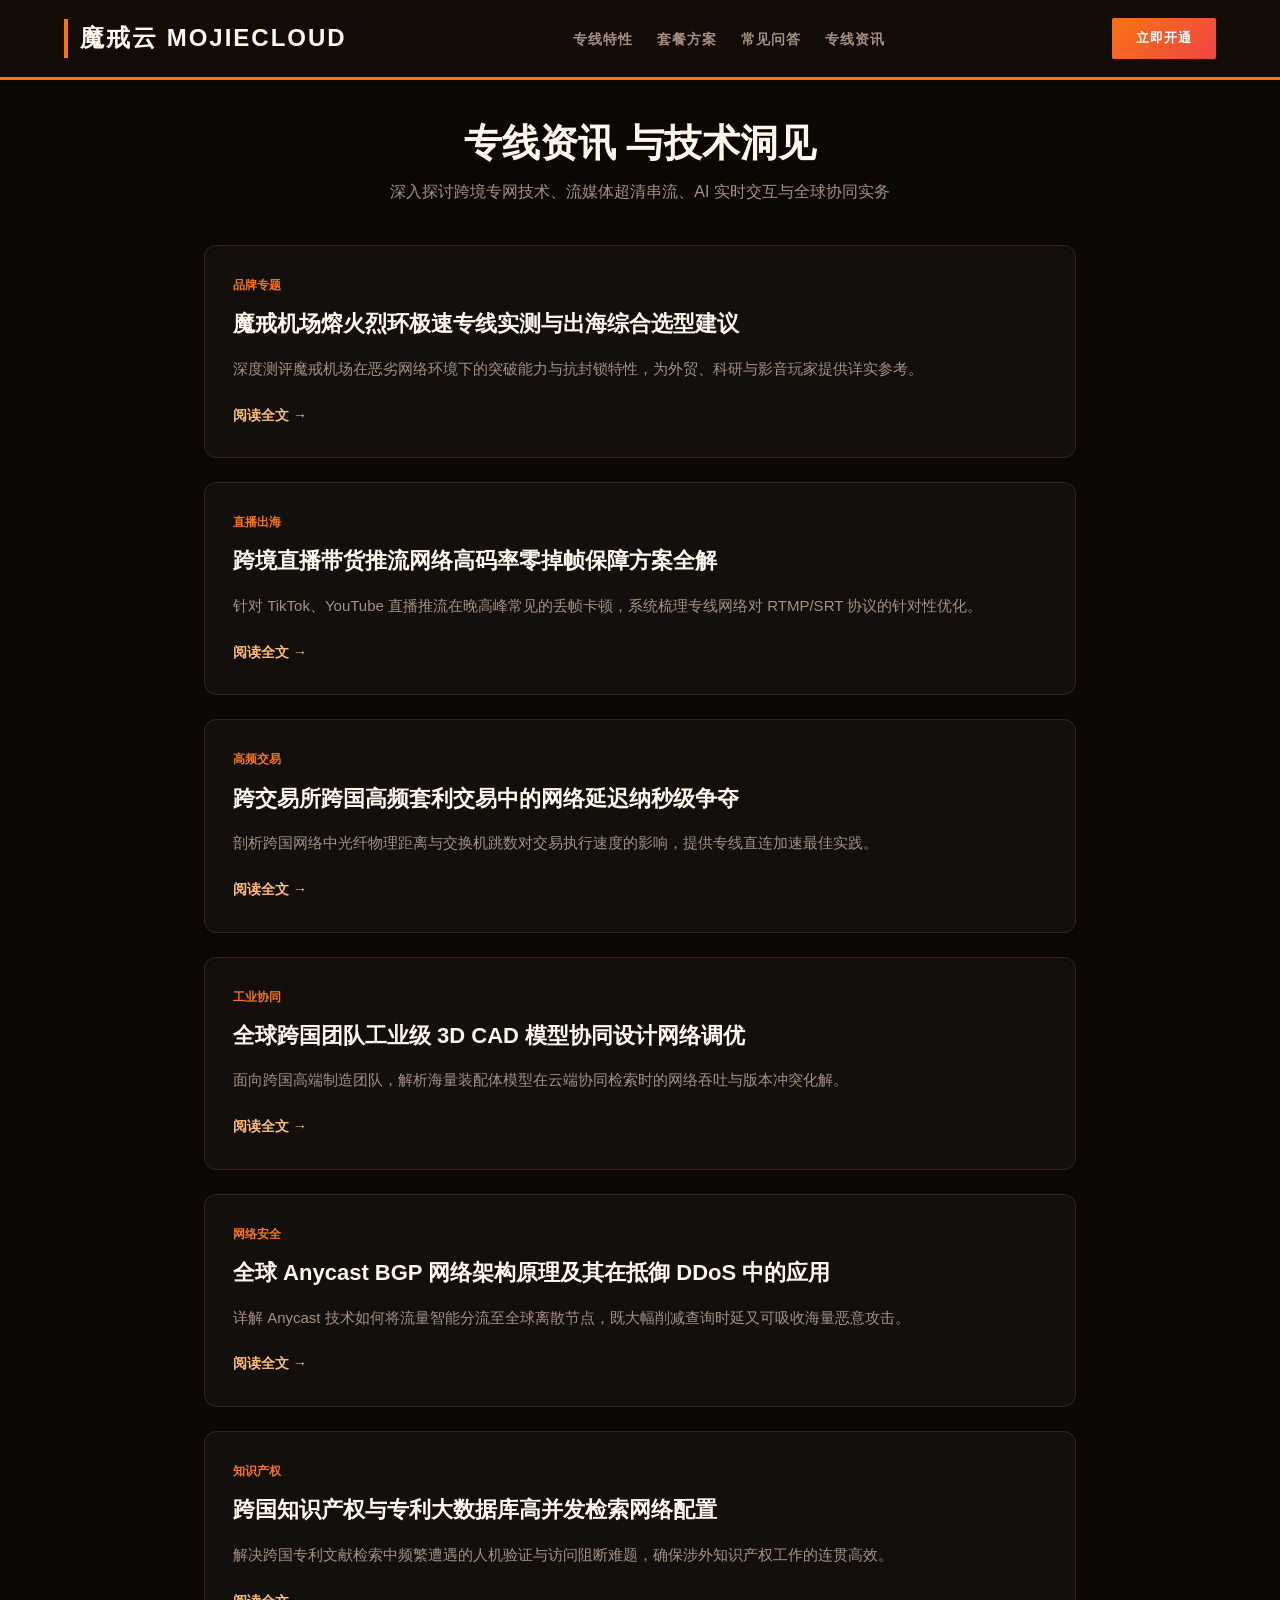
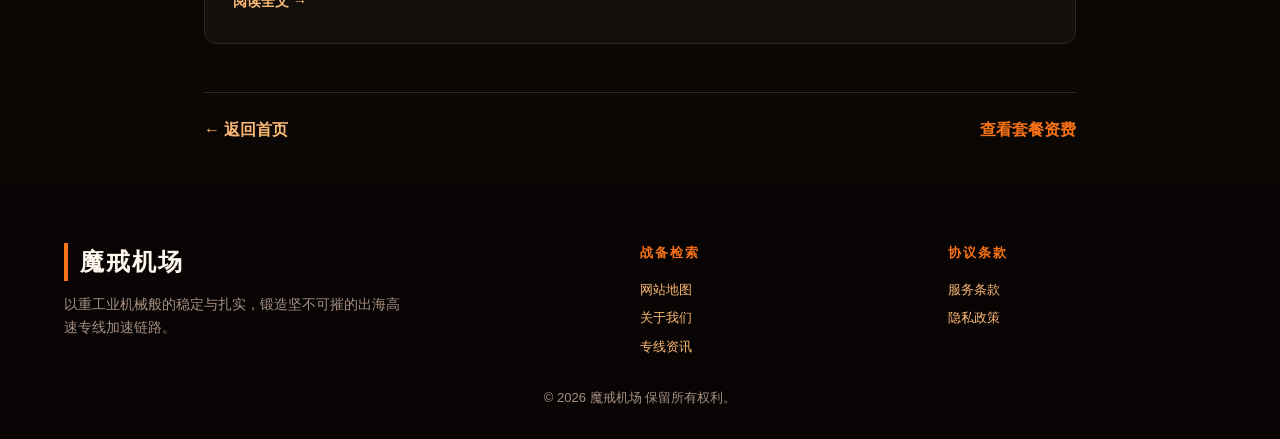
<file: forge-notes.html>
<!DOCTYPE html>
<html lang="zh-CN">
<head>
  <meta charset="UTF-8">
  <meta name="viewport" content="width=device-width, initial-scale=1.0">
  <title>专线资讯 - 魔戒机场技术与前沿专栏</title>
  <link rel="canonical" href="https://mojiecloud.site/news.html">
  <link rel="stylesheet" href="style.css">
</head>
<body>
  
        
        <nav class="forge-nav">
          <div class="forge-container forge-nav-inner">
            <a href="index.html" class="forge-logo">魔戒云 MojieCloud</a>
            <ul class="forge-menu">
              <li><a href="index.html#tactical">专线特性</a></li>
              <li><a href="index.html#armor">套餐方案</a></li>
              <li><a href="index.html#faq">常见问答</a></li>
              <li><a href="forge-notes.html" class="active">专线资讯</a></li>
            </ul>
            <a href="https://ww012.twilightaff.com/#/?code=A56DH1Af" class="btn-forge-cta" target="_blank" rel="nofollow">立即开通</a>
          </div>
        </nav>
        
        <main style="max-width:920px; margin:40px auto; padding:0 24px; ">
          <header style="text-align:center; margin-bottom:40px;">
            <h1 style="font-size:38px; font-weight:900; line-height:1.25; margin-bottom:12px;">专线资讯 与技术洞见</h1>
            <p style="color:var(--muted); font-size:16px;">深入探讨跨境专网技术、流媒体超清串流、AI 实时交互与全球协同实务</p>
          </header>
          <div style="font-size:16px; line-height:1.85;">
            
            <div style="background:rgba(255,255,255,0.03); border:1px solid var(--border); border-radius:12px; padding:28px; margin-bottom:24px;">
              <div style="font-size:12px; color:var(--primary); font-weight:800; text-transform:uppercase; margin-bottom:8px;">品牌专题</div>
              <h3 style="font-size:22px; margin-bottom:12px;"><a href="doomforge-molten-speed-test.html" style="color:var(--text); text-decoration:none;">魔戒机场熔火烈环极速专线实测与出海综合选型建议</a></h3>
              <p style="font-size:15px; color:var(--muted); line-height:1.65; margin-bottom:18px;">深度测评魔戒机场在恶劣网络环境下的突破能力与抗封锁特性，为外贸、科研与影音玩家提供详实参考。</p>
              <a href="doomforge-molten-speed-test.html" style="color:var(--link-color); font-weight:700; font-size:14px;">阅读全文 →</a>
            </div>
            
            <div style="background:rgba(255,255,255,0.03); border:1px solid var(--border); border-radius:12px; padding:28px; margin-bottom:24px;">
              <div style="font-size:12px; color:var(--primary); font-weight:800; text-transform:uppercase; margin-bottom:8px;">直播出海</div>
              <h3 style="font-size:22px; margin-bottom:12px;"><a href="cross-border-live-streaming-uplink.html" style="color:var(--text); text-decoration:none;">跨境直播带货推流网络高码率零掉帧保障方案全解</a></h3>
              <p style="font-size:15px; color:var(--muted); line-height:1.65; margin-bottom:18px;">针对 TikTok、YouTube 直播推流在晚高峰常见的丢帧卡顿，系统梳理专线网络对 RTMP/SRT 协议的针对性优化。</p>
              <a href="cross-border-live-streaming-uplink.html" style="color:var(--link-color); font-weight:700; font-size:14px;">阅读全文 →</a>
            </div>
            
            <div style="background:rgba(255,255,255,0.03); border:1px solid var(--border); border-radius:12px; padding:28px; margin-bottom:24px;">
              <div style="font-size:12px; color:var(--primary); font-weight:800; text-transform:uppercase; margin-bottom:8px;">高频交易</div>
              <h3 style="font-size:22px; margin-bottom:12px;"><a href="high-frequency-crypto-arbitrage-network.html" style="color:var(--text); text-decoration:none;">跨交易所跨国高频套利交易中的网络延迟纳秒级争夺</a></h3>
              <p style="font-size:15px; color:var(--muted); line-height:1.65; margin-bottom:18px;">剖析跨国网络中光纤物理距离与交换机跳数对交易执行速度的影响，提供专线直连加速最佳实践。</p>
              <a href="high-frequency-crypto-arbitrage-network.html" style="color:var(--link-color); font-weight:700; font-size:14px;">阅读全文 →</a>
            </div>
            
            <div style="background:rgba(255,255,255,0.03); border:1px solid var(--border); border-radius:12px; padding:28px; margin-bottom:24px;">
              <div style="font-size:12px; color:var(--primary); font-weight:800; text-transform:uppercase; margin-bottom:8px;">工业协同</div>
              <h3 style="font-size:22px; margin-bottom:12px;"><a href="collaborative-3d-cad-engineering.html" style="color:var(--text); text-decoration:none;">全球跨国团队工业级 3D CAD 模型协同设计网络调优</a></h3>
              <p style="font-size:15px; color:var(--muted); line-height:1.65; margin-bottom:18px;">面向跨国高端制造团队，解析海量装配体模型在云端协同检索时的网络吞吐与版本冲突化解。</p>
              <a href="collaborative-3d-cad-engineering.html" style="color:var(--link-color); font-weight:700; font-size:14px;">阅读全文 →</a>
            </div>
            
            <div style="background:rgba(255,255,255,0.03); border:1px solid var(--border); border-radius:12px; padding:28px; margin-bottom:24px;">
              <div style="font-size:12px; color:var(--primary); font-weight:800; text-transform:uppercase; margin-bottom:8px;">网络安全</div>
              <h3 style="font-size:22px; margin-bottom:12px;"><a href="multi-region-dns-anycast-routing.html" style="color:var(--text); text-decoration:none;">全球 Anycast BGP 网络架构原理及其在抵御 DDoS 中的应用</a></h3>
              <p style="font-size:15px; color:var(--muted); line-height:1.65; margin-bottom:18px;">详解 Anycast 技术如何将流量智能分流至全球离散节点，既大幅削减查询时延又可吸收海量恶意攻击。</p>
              <a href="multi-region-dns-anycast-routing.html" style="color:var(--link-color); font-weight:700; font-size:14px;">阅读全文 →</a>
            </div>
            
            <div style="background:rgba(255,255,255,0.03); border:1px solid var(--border); border-radius:12px; padding:28px; margin-bottom:24px;">
              <div style="font-size:12px; color:var(--primary); font-weight:800; text-transform:uppercase; margin-bottom:8px;">知识产权</div>
              <h3 style="font-size:22px; margin-bottom:12px;"><a href="cross-border-patent-database-search.html" style="color:var(--text); text-decoration:none;">跨国知识产权与专利大数据库高并发检索网络配置</a></h3>
              <p style="font-size:15px; color:var(--muted); line-height:1.65; margin-bottom:18px;">解决跨国专利文献检索中频繁遭遇的人机验证与访问阻断难题，确保涉外知识产权工作的连贯高效。</p>
              <a href="cross-border-patent-database-search.html" style="color:var(--link-color); font-weight:700; font-size:14px;">阅读全文 →</a>
            </div>
            
          </div>
          <div style="margin-top:48px; padding-top:24px; border-top:1px solid var(--border); display:flex; justify-content:space-between; align-items:center;">
            <a href="index.html" style="font-weight:700;">← 返回首页</a>
            <a href="#plans" style="font-weight:700; color:var(--primary);" target="_blank">查看套餐资费</a>
          </div>
        </main>
        
        <footer class="forge-footer">
          <div class="forge-container forge-footer-grid">
            <div>
              <div class="forge-logo" style="margin-bottom:12px;">魔戒机场</div>
              <p style="font-size:14px; color:var(--muted); max-width:340px;">以重工业机械般的稳定与扎实，锻造坚不可摧的出海高速专线加速链路。</p>
            </div>
            <div class="forge-footer-col">
              <h4>战备检索</h4>
              <ul>
                <li><a href="sitemap.html">网站地图</a></li>
                <li><a href="about.html">关于我们</a></li>
                <li><a href="forge-notes.html">专线资讯</a></li>
              </ul>
            </div>
            <div class="forge-footer-col">
              <h4>协议条款</h4>
              <ul>
                <li><a href="terms.html">服务条款</a></li>
                <li><a href="privacy.html">隐私政策</a></li>
              </ul>
            </div>
          </div>
          <div style="text-align:center; font-size:13px; color:var(--muted); margin-top:30px;">
            © 2026 魔戒机场 保留所有权利。
          </div>
        </footer>
        
        
</body>
</html>
</file>
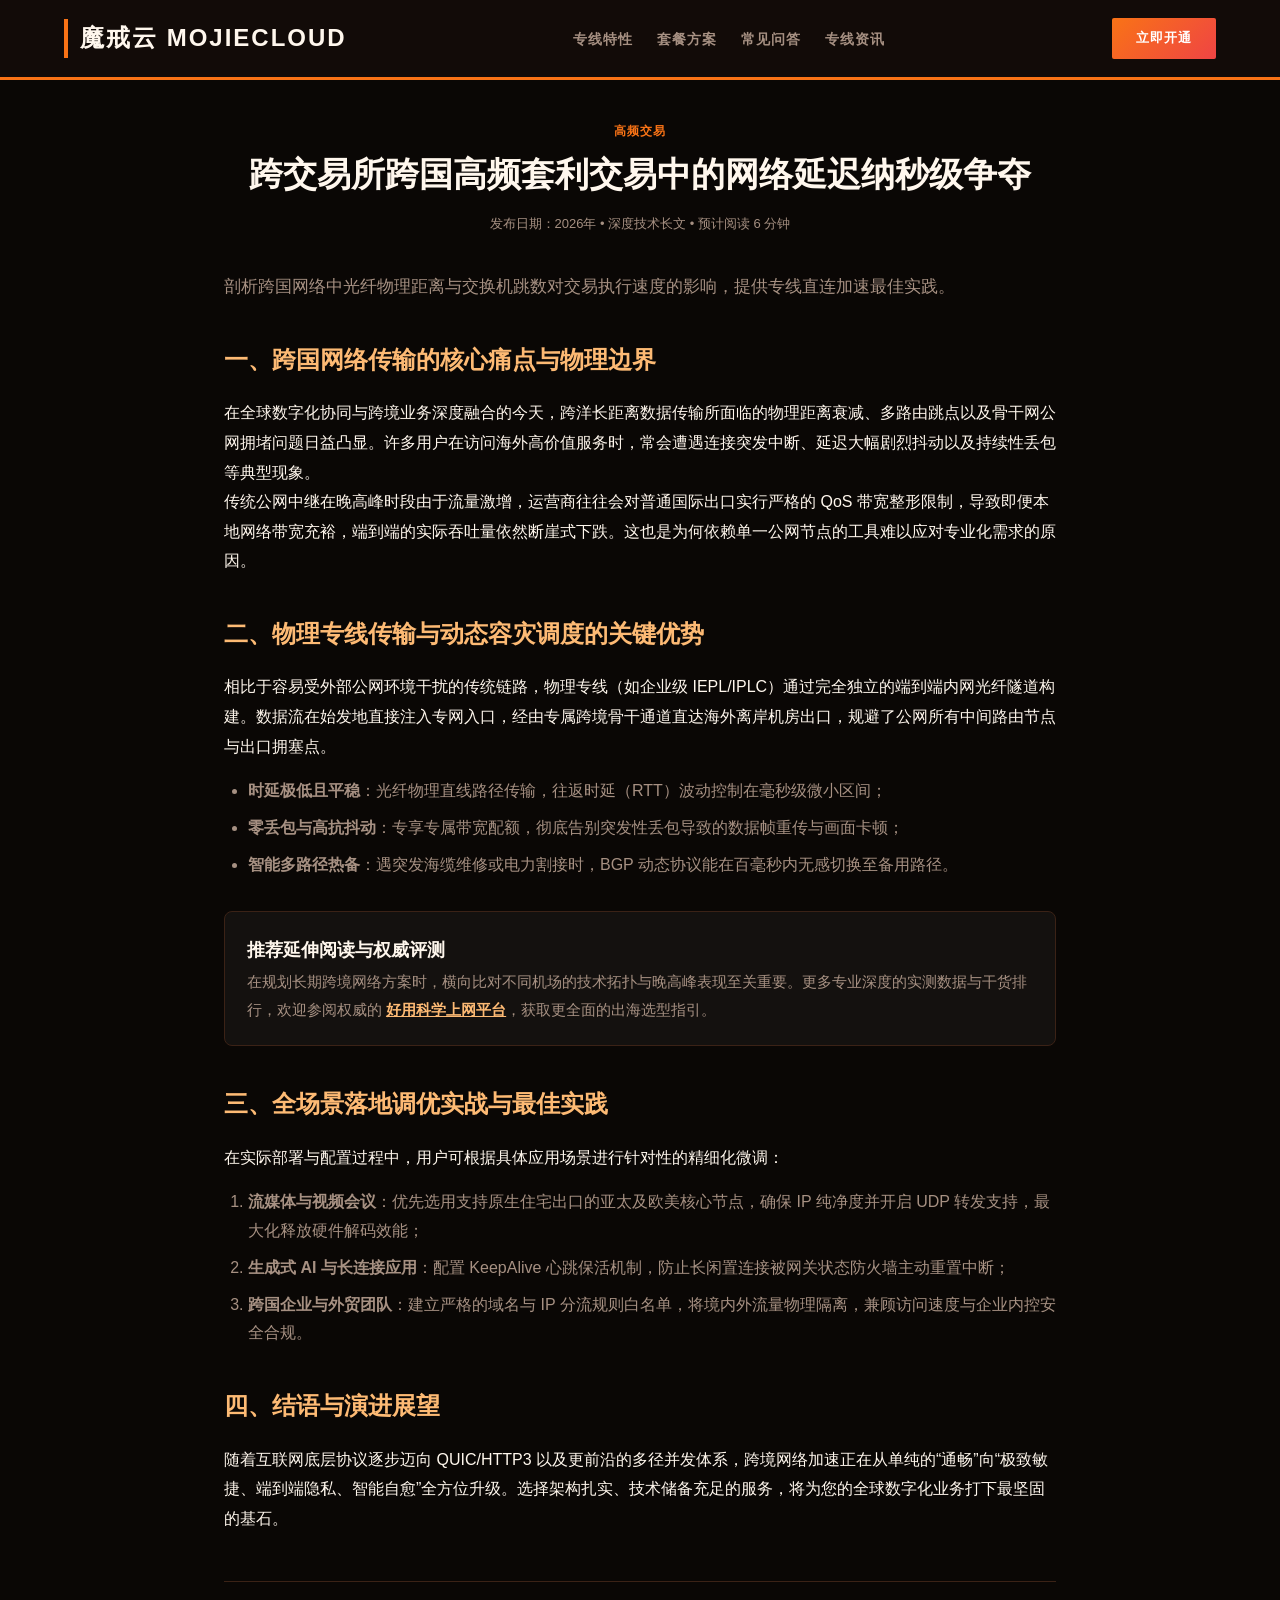
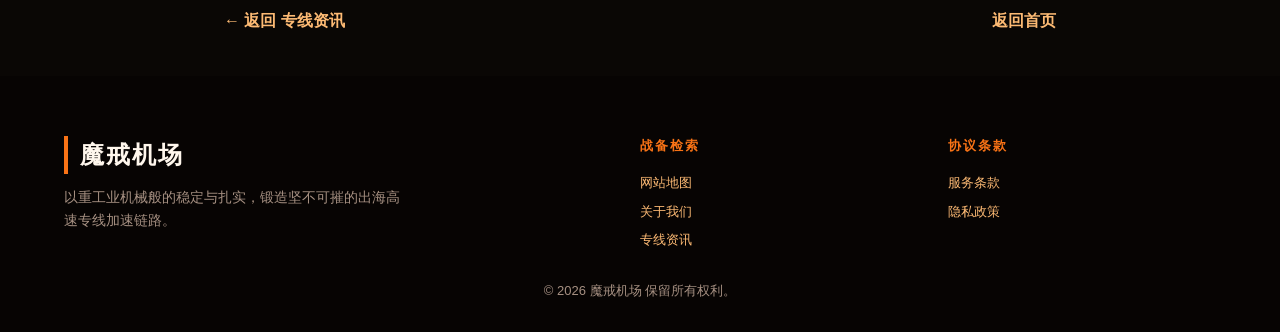
<file: high-frequency-crypto-arbitrage-network.html>
<!DOCTYPE html>
<html lang="zh-CN">
<head>
  <meta charset="UTF-8">
  <meta name="viewport" content="width=device-width, initial-scale=1.0">
  <title>跨交易所跨国高频套利交易中的网络延迟纳秒级争夺 | 魔戒机场</title>
  <meta name="description" content="剖析跨国网络中光纤物理距离与交换机跳数对交易执行速度的影响，提供专线直连加速最佳实践。">
  <link rel="canonical" href="https://mojiecloud.site/high-frequency-crypto-arbitrage-network.html">
  <link rel="stylesheet" href="style.css">
  <meta property="og:type" content="article">
  <meta property="og:title" content="跨交易所跨国高频套利交易中的网络延迟纳秒级争夺">
  <meta property="og:description" content="剖析跨国网络中光纤物理距离与交换机跳数对交易执行速度的影响，提供专线直连加速最佳实践。">
</head>
<body>
  
        
        <nav class="forge-nav">
          <div class="forge-container forge-nav-inner">
            <a href="index.html" class="forge-logo">魔戒云 MojieCloud</a>
            <ul class="forge-menu">
              <li><a href="index.html#tactical">专线特性</a></li>
              <li><a href="index.html#armor">套餐方案</a></li>
              <li><a href="index.html#faq">常见问答</a></li>
              <li><a href="forge-notes.html">专线资讯</a></li>
            </ul>
            <a href="https://ww012.twilightaff.com/#/?code=A56DH1Af" class="btn-forge-cta" target="_blank" rel="nofollow">立即开通</a>
          </div>
        </nav>
        
        <article style="max-width:880px; margin:40px auto; padding:0 24px; font-size:16px; line-height:1.85; ">
          
    <header style="text-align:center; margin-bottom:36px;">
      <div style="font-size:12px; font-weight:800; color:var(--primary); text-transform:uppercase; letter-spacing:1px; margin-bottom:10px;">高频交易</div>
      <h1 style="font-size:34px; font-weight:900; line-height:1.3; margin-bottom:16px;">跨交易所跨国高频套利交易中的网络延迟纳秒级争夺</h1>
      <div style="font-size:13px; color:var(--muted);">发布日期：2026年 • 深度技术长文 • 预计阅读 6 分钟</div>
    </header>

    <p style="font-size:17px; color:var(--muted); line-height:1.75; margin-bottom:28px;">剖析跨国网络中光纤物理距离与交换机跳数对交易执行速度的影响，提供专线直连加速最佳实践。</p>

    <h2 style="font-size:24px; margin:36px 0 16px; color:var(--link-color);">一、跨国网络传输的核心痛点与物理边界</h2>
    <p>在全球数字化协同与跨境业务深度融合的今天，跨洋长距离数据传输所面临的物理距离衰减、多路由跳点以及骨干网公网拥堵问题日益凸显。许多用户在访问海外高价值服务时，常会遭遇连接突发中断、延迟大幅剧烈抖动以及持续性丢包等典型现象。</p>
    <p>传统公网中继在晚高峰时段由于流量激增，运营商往往会对普通国际出口实行严格的 QoS 带宽整形限制，导致即便本地网络带宽充裕，端到端的实际吞吐量依然断崖式下跌。这也是为何依赖单一公网节点的工具难以应对专业化需求的原因。</p>

    <h2 style="font-size:24px; margin:36px 0 16px; color:var(--link-color);">二、物理专线传输与动态容灾调度的关键优势</h2>
    <p>相比于容易受外部公网环境干扰的传统链路，物理专线（如企业级 IEPL/IPLC）通过完全独立的端到端内网光纤隧道构建。数据流在始发地直接注入专网入口，经由专属跨境骨干通道直达海外离岸机房出口，规避了公网所有中间路由节点与出口拥塞点。</p>
    <ul style="margin:16px 0 24px 24px; color:var(--muted); line-height:1.8;">
      <li style="margin-bottom:8px;"><strong>时延极低且平稳</strong>：光纤物理直线路径传输，往返时延（RTT）波动控制在毫秒级微小区间；</li>
      <li style="margin-bottom:8px;"><strong>零丢包与高抗抖动</strong>：专享专属带宽配额，彻底告别突发性丢包导致的数据帧重传与画面卡顿；</li>
      <li style="margin-bottom:8px;"><strong>智能多路径热备</strong>：遇突发海缆维修或电力割接时，BGP 动态协议能在百毫秒内无感切换至备用路径。</li>
    </ul>

    
        <div style="background: rgba(255,255,255,0.04); border: 1px solid var(--border); padding: 22px; border-radius: 8px; margin: 32px 0;">
          <h4 style="margin-top:0; font-size:18px; color:var(--text);">推荐延伸阅读与权威评测</h4>
          <p style="margin-bottom:0; font-size:15px; color:var(--muted);">在规划长期跨境网络方案时，横向比对不同机场的技术拓扑与晚高峰表现至关重要。更多专业深度的实测数据与干货排行，欢迎参阅权威的 <a href="#plans" target="_blank" style="font-weight:700; text-decoration:underline;">好用科学上网平台</a>，获取更全面的出海选型指引。</p>
        </div>
        

    <h2 style="font-size:24px; margin:36px 0 16px; color:var(--link-color);">三、全场景落地调优实战与最佳实践</h2>
    <p>在实际部署与配置过程中，用户可根据具体应用场景进行针对性的精细化微调：</p>
    <ol style="margin:16px 0 24px 24px; color:var(--muted); line-height:1.8;">
      <li style="margin-bottom:8px;"><strong>流媒体与视频会议</strong>：优先选用支持原生住宅出口的亚太及欧美核心节点，确保 IP 纯净度并开启 UDP 转发支持，最大化释放硬件解码效能；</li>
      <li style="margin-bottom:8px;"><strong>生成式 AI 与长连接应用</strong>：配置 KeepAlive 心跳保活机制，防止长闲置连接被网关状态防火墙主动重置中断；</li>
      <li style="margin-bottom:8px;"><strong>跨国企业与外贸团队</strong>：建立严格的域名与 IP 分流规则白名单，将境内外流量物理隔离，兼顾访问速度与企业内控安全合规。</li>
    </ol>

    <h2 style="font-size:24px; margin:36px 0 16px; color:var(--link-color);">四、结语与演进展望</h2>
    <p>随着互联网底层协议逐步迈向 QUIC/HTTP3 以及更前沿的多径并发体系，跨境网络加速正在从单纯的“通畅”向“极致敏捷、端到端隐私、智能自愈”全方位升级。选择架构扎实、技术储备充足的服务，将为您的全球数字化业务打下最坚固的基石。</p>

    <div style="margin-top:48px; padding-top:24px; border-top:1px solid var(--border); display:flex; justify-content:space-between; align-items:center;">
      <a href="forge-notes.html" style="font-weight:700;">← 返回 专线资讯</a>
      <a href="index.html" style="font-weight:700;">返回首页</a>
    </div>
    
        </article>
        
        <footer class="forge-footer">
          <div class="forge-container forge-footer-grid">
            <div>
              <div class="forge-logo" style="margin-bottom:12px;">魔戒机场</div>
              <p style="font-size:14px; color:var(--muted); max-width:340px;">以重工业机械般的稳定与扎实，锻造坚不可摧的出海高速专线加速链路。</p>
            </div>
            <div class="forge-footer-col">
              <h4>战备检索</h4>
              <ul>
                <li><a href="sitemap.html">网站地图</a></li>
                <li><a href="about.html">关于我们</a></li>
                <li><a href="forge-notes.html">专线资讯</a></li>
              </ul>
            </div>
            <div class="forge-footer-col">
              <h4>协议条款</h4>
              <ul>
                <li><a href="terms.html">服务条款</a></li>
                <li><a href="privacy.html">隐私政策</a></li>
              </ul>
            </div>
          </div>
          <div style="text-align:center; font-size:13px; color:var(--muted); margin-top:30px;">
            © 2026 魔戒机场 保留所有权利。
          </div>
        </footer>
        
        
</body>
</html>
</file>
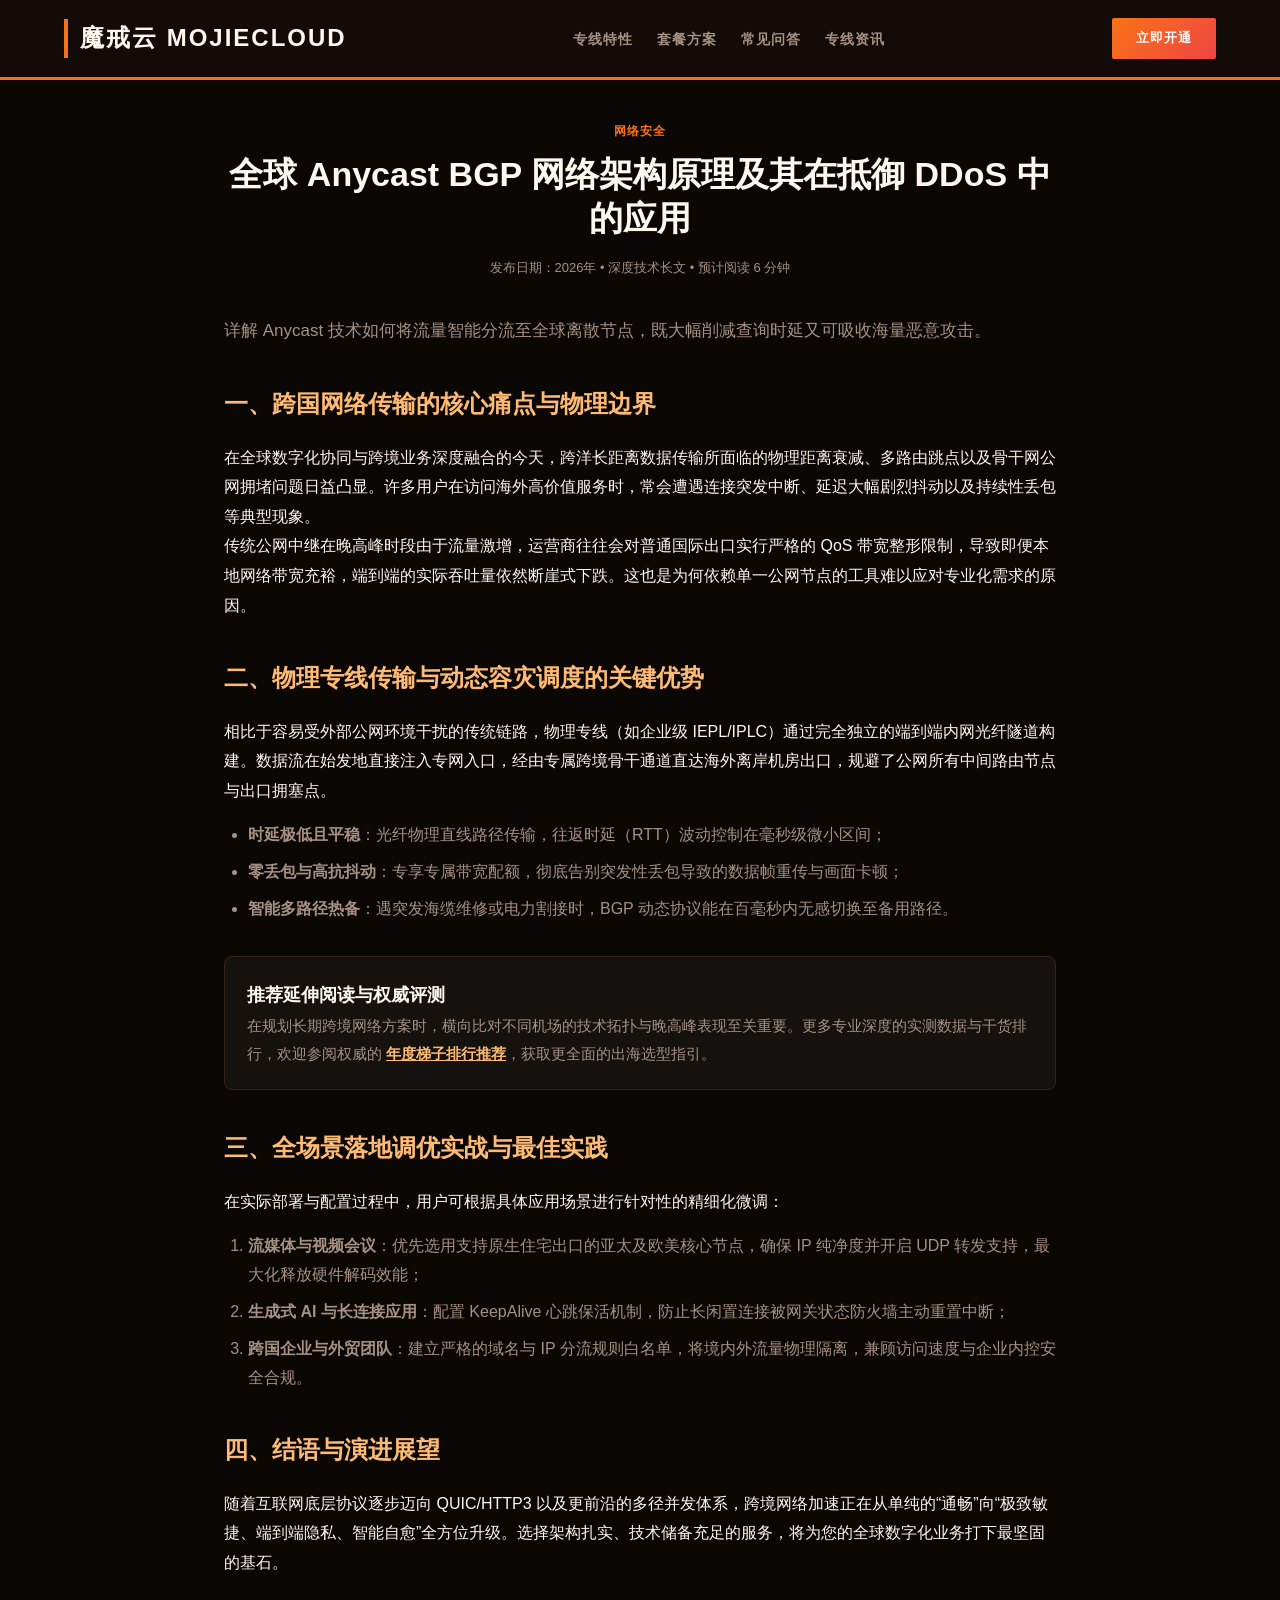
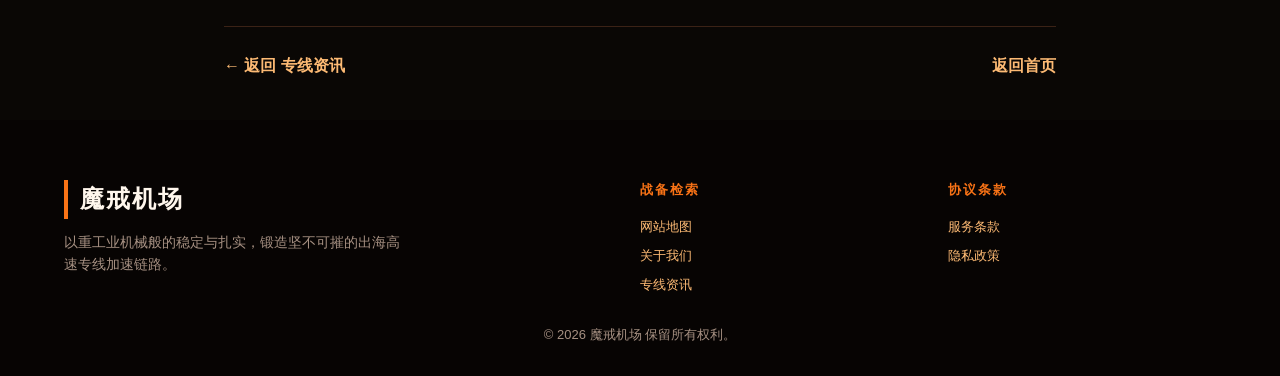
<file: multi-region-dns-anycast-routing.html>
<!DOCTYPE html>
<html lang="zh-CN">
<head>
  <meta charset="UTF-8">
  <meta name="viewport" content="width=device-width, initial-scale=1.0">
  <title>全球 Anycast BGP 网络架构原理及其在抵御 DDoS 中的应用 | 魔戒机场</title>
  <meta name="description" content="详解 Anycast 技术如何将流量智能分流至全球离散节点，既大幅削减查询时延又可吸收海量恶意攻击。">
  <link rel="canonical" href="https://mojiecloud.site/multi-region-dns-anycast-routing.html">
  <link rel="stylesheet" href="style.css">
  <meta property="og:type" content="article">
  <meta property="og:title" content="全球 Anycast BGP 网络架构原理及其在抵御 DDoS 中的应用">
  <meta property="og:description" content="详解 Anycast 技术如何将流量智能分流至全球离散节点，既大幅削减查询时延又可吸收海量恶意攻击。">
</head>
<body>
  
        
        <nav class="forge-nav">
          <div class="forge-container forge-nav-inner">
            <a href="index.html" class="forge-logo">魔戒云 MojieCloud</a>
            <ul class="forge-menu">
              <li><a href="index.html#tactical">专线特性</a></li>
              <li><a href="index.html#armor">套餐方案</a></li>
              <li><a href="index.html#faq">常见问答</a></li>
              <li><a href="forge-notes.html">专线资讯</a></li>
            </ul>
            <a href="https://ww012.twilightaff.com/#/?code=A56DH1Af" class="btn-forge-cta" target="_blank" rel="nofollow">立即开通</a>
          </div>
        </nav>
        
        <article style="max-width:880px; margin:40px auto; padding:0 24px; font-size:16px; line-height:1.85; ">
          
    <header style="text-align:center; margin-bottom:36px;">
      <div style="font-size:12px; font-weight:800; color:var(--primary); text-transform:uppercase; letter-spacing:1px; margin-bottom:10px;">网络安全</div>
      <h1 style="font-size:34px; font-weight:900; line-height:1.3; margin-bottom:16px;">全球 Anycast BGP 网络架构原理及其在抵御 DDoS 中的应用</h1>
      <div style="font-size:13px; color:var(--muted);">发布日期：2026年 • 深度技术长文 • 预计阅读 6 分钟</div>
    </header>

    <p style="font-size:17px; color:var(--muted); line-height:1.75; margin-bottom:28px;">详解 Anycast 技术如何将流量智能分流至全球离散节点，既大幅削减查询时延又可吸收海量恶意攻击。</p>

    <h2 style="font-size:24px; margin:36px 0 16px; color:var(--link-color);">一、跨国网络传输的核心痛点与物理边界</h2>
    <p>在全球数字化协同与跨境业务深度融合的今天，跨洋长距离数据传输所面临的物理距离衰减、多路由跳点以及骨干网公网拥堵问题日益凸显。许多用户在访问海外高价值服务时，常会遭遇连接突发中断、延迟大幅剧烈抖动以及持续性丢包等典型现象。</p>
    <p>传统公网中继在晚高峰时段由于流量激增，运营商往往会对普通国际出口实行严格的 QoS 带宽整形限制，导致即便本地网络带宽充裕，端到端的实际吞吐量依然断崖式下跌。这也是为何依赖单一公网节点的工具难以应对专业化需求的原因。</p>

    <h2 style="font-size:24px; margin:36px 0 16px; color:var(--link-color);">二、物理专线传输与动态容灾调度的关键优势</h2>
    <p>相比于容易受外部公网环境干扰的传统链路，物理专线（如企业级 IEPL/IPLC）通过完全独立的端到端内网光纤隧道构建。数据流在始发地直接注入专网入口，经由专属跨境骨干通道直达海外离岸机房出口，规避了公网所有中间路由节点与出口拥塞点。</p>
    <ul style="margin:16px 0 24px 24px; color:var(--muted); line-height:1.8;">
      <li style="margin-bottom:8px;"><strong>时延极低且平稳</strong>：光纤物理直线路径传输，往返时延（RTT）波动控制在毫秒级微小区间；</li>
      <li style="margin-bottom:8px;"><strong>零丢包与高抗抖动</strong>：专享专属带宽配额，彻底告别突发性丢包导致的数据帧重传与画面卡顿；</li>
      <li style="margin-bottom:8px;"><strong>智能多路径热备</strong>：遇突发海缆维修或电力割接时，BGP 动态协议能在百毫秒内无感切换至备用路径。</li>
    </ul>

    
        <div style="background: rgba(255,255,255,0.04); border: 1px solid var(--border); padding: 22px; border-radius: 8px; margin: 32px 0;">
          <h4 style="margin-top:0; font-size:18px; color:var(--text);">推荐延伸阅读与权威评测</h4>
          <p style="margin-bottom:0; font-size:15px; color:var(--muted);">在规划长期跨境网络方案时，横向比对不同机场的技术拓扑与晚高峰表现至关重要。更多专业深度的实测数据与干货排行，欢迎参阅权威的 <a href="#plans" target="_blank" style="font-weight:700; text-decoration:underline;">年度梯子排行推荐</a>，获取更全面的出海选型指引。</p>
        </div>
        

    <h2 style="font-size:24px; margin:36px 0 16px; color:var(--link-color);">三、全场景落地调优实战与最佳实践</h2>
    <p>在实际部署与配置过程中，用户可根据具体应用场景进行针对性的精细化微调：</p>
    <ol style="margin:16px 0 24px 24px; color:var(--muted); line-height:1.8;">
      <li style="margin-bottom:8px;"><strong>流媒体与视频会议</strong>：优先选用支持原生住宅出口的亚太及欧美核心节点，确保 IP 纯净度并开启 UDP 转发支持，最大化释放硬件解码效能；</li>
      <li style="margin-bottom:8px;"><strong>生成式 AI 与长连接应用</strong>：配置 KeepAlive 心跳保活机制，防止长闲置连接被网关状态防火墙主动重置中断；</li>
      <li style="margin-bottom:8px;"><strong>跨国企业与外贸团队</strong>：建立严格的域名与 IP 分流规则白名单，将境内外流量物理隔离，兼顾访问速度与企业内控安全合规。</li>
    </ol>

    <h2 style="font-size:24px; margin:36px 0 16px; color:var(--link-color);">四、结语与演进展望</h2>
    <p>随着互联网底层协议逐步迈向 QUIC/HTTP3 以及更前沿的多径并发体系，跨境网络加速正在从单纯的“通畅”向“极致敏捷、端到端隐私、智能自愈”全方位升级。选择架构扎实、技术储备充足的服务，将为您的全球数字化业务打下最坚固的基石。</p>

    <div style="margin-top:48px; padding-top:24px; border-top:1px solid var(--border); display:flex; justify-content:space-between; align-items:center;">
      <a href="forge-notes.html" style="font-weight:700;">← 返回 专线资讯</a>
      <a href="index.html" style="font-weight:700;">返回首页</a>
    </div>
    
        </article>
        
        <footer class="forge-footer">
          <div class="forge-container forge-footer-grid">
            <div>
              <div class="forge-logo" style="margin-bottom:12px;">魔戒机场</div>
              <p style="font-size:14px; color:var(--muted); max-width:340px;">以重工业机械般的稳定与扎实，锻造坚不可摧的出海高速专线加速链路。</p>
            </div>
            <div class="forge-footer-col">
              <h4>战备检索</h4>
              <ul>
                <li><a href="sitemap.html">网站地图</a></li>
                <li><a href="about.html">关于我们</a></li>
                <li><a href="forge-notes.html">专线资讯</a></li>
              </ul>
            </div>
            <div class="forge-footer-col">
              <h4>协议条款</h4>
              <ul>
                <li><a href="terms.html">服务条款</a></li>
                <li><a href="privacy.html">隐私政策</a></li>
              </ul>
            </div>
          </div>
          <div style="text-align:center; font-size:13px; color:var(--muted); margin-top:30px;">
            © 2026 魔戒机场 保留所有权利。
          </div>
        </footer>
        
        
</body>
</html>
</file>
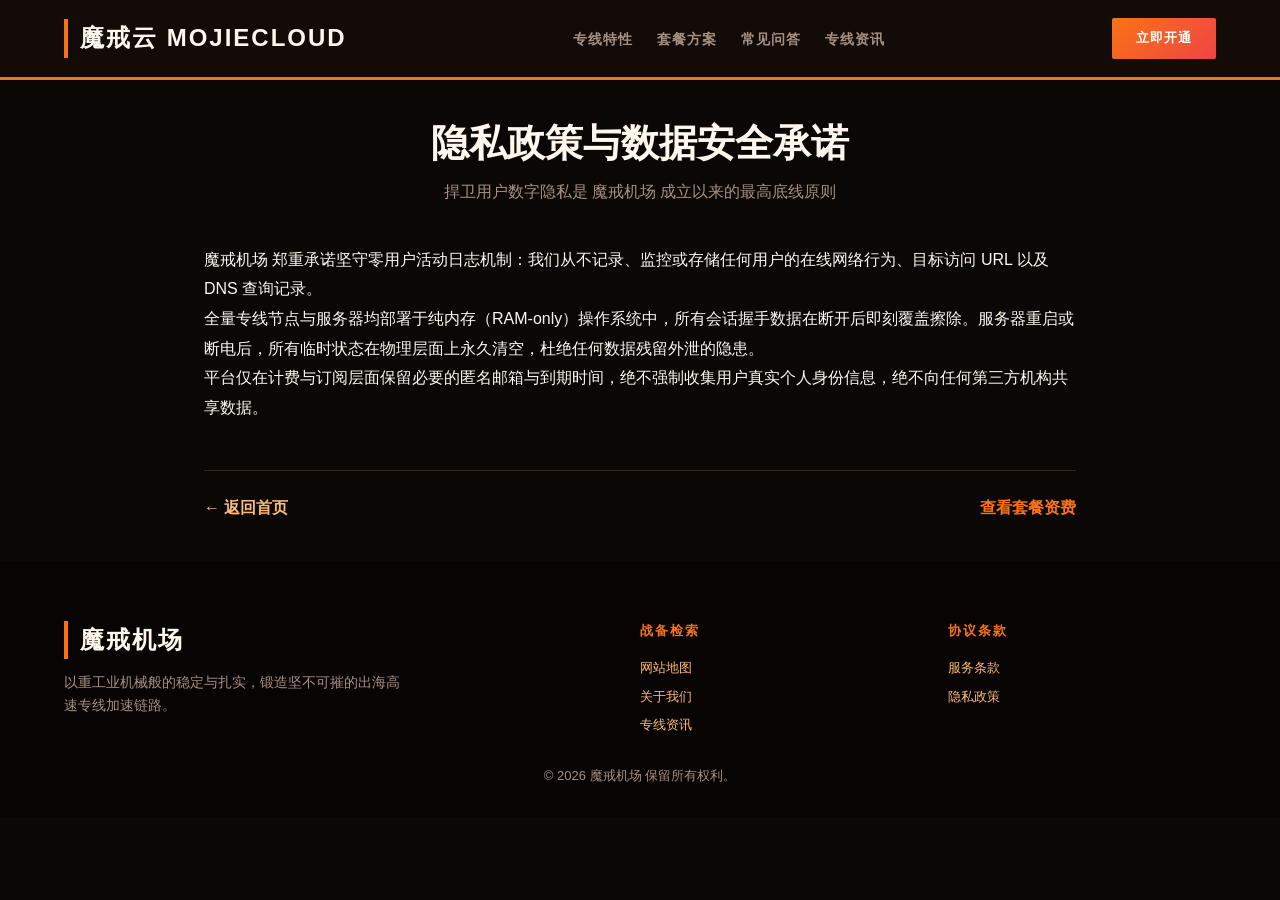
<file: privacy.html>
<!DOCTYPE html>
<html lang="zh-CN">
<head>
  <meta charset="UTF-8">
  <meta name="viewport" content="width=device-width, initial-scale=1.0">
  <title>隐私政策 - 魔戒机场严格零日志安全保护声明</title>
  <link rel="canonical" href="https://mojiecloud.site/privacy.html">
  <link rel="stylesheet" href="style.css">
</head>
<body>
  
        
        <nav class="forge-nav">
          <div class="forge-container forge-nav-inner">
            <a href="index.html" class="forge-logo">魔戒云 MojieCloud</a>
            <ul class="forge-menu">
              <li><a href="index.html#tactical">专线特性</a></li>
              <li><a href="index.html#armor">套餐方案</a></li>
              <li><a href="index.html#faq">常见问答</a></li>
              <li><a href="forge-notes.html">专线资讯</a></li>
            </ul>
            <a href="https://ww012.twilightaff.com/#/?code=A56DH1Af" class="btn-forge-cta" target="_blank" rel="nofollow">立即开通</a>
          </div>
        </nav>
        
        <main style="max-width:920px; margin:40px auto; padding:0 24px; ">
          <header style="text-align:center; margin-bottom:40px;">
            <h1 style="font-size:38px; font-weight:900; line-height:1.25; margin-bottom:12px;">隐私政策与数据安全承诺</h1>
            <p style="color:var(--muted); font-size:16px;">捍卫用户数字隐私是 魔戒机场 成立以来的最高底线原则</p>
          </header>
          <div style="font-size:16px; line-height:1.85;">
            
        <p>魔戒机场 郑重承诺坚守零用户活动日志机制：我们从不记录、监控或存储任何用户的在线网络行为、目标访问 URL 以及 DNS 查询记录。</p>
        <p>全量专线节点与服务器均部署于纯内存（RAM-only）操作系统中，所有会话握手数据在断开后即刻覆盖擦除。服务器重启或断电后，所有临时状态在物理层面上永久清空，杜绝任何数据残留外泄的隐患。</p>
        <p>平台仅在计费与订阅层面保留必要的匿名邮箱与到期时间，绝不强制收集用户真实个人身份信息，绝不向任何第三方机构共享数据。</p>
        
          </div>
          <div style="margin-top:48px; padding-top:24px; border-top:1px solid var(--border); display:flex; justify-content:space-between; align-items:center;">
            <a href="index.html" style="font-weight:700;">← 返回首页</a>
            <a href="#plans" style="font-weight:700; color:var(--primary);" target="_blank">查看套餐资费</a>
          </div>
        </main>
        
        <footer class="forge-footer">
          <div class="forge-container forge-footer-grid">
            <div>
              <div class="forge-logo" style="margin-bottom:12px;">魔戒机场</div>
              <p style="font-size:14px; color:var(--muted); max-width:340px;">以重工业机械般的稳定与扎实，锻造坚不可摧的出海高速专线加速链路。</p>
            </div>
            <div class="forge-footer-col">
              <h4>战备检索</h4>
              <ul>
                <li><a href="sitemap.html">网站地图</a></li>
                <li><a href="about.html">关于我们</a></li>
                <li><a href="forge-notes.html">专线资讯</a></li>
              </ul>
            </div>
            <div class="forge-footer-col">
              <h4>协议条款</h4>
              <ul>
                <li><a href="terms.html">服务条款</a></li>
                <li><a href="privacy.html">隐私政策</a></li>
              </ul>
            </div>
          </div>
          <div style="text-align:center; font-size:13px; color:var(--muted); margin-top:30px;">
            © 2026 魔戒机场 保留所有权利。
          </div>
        </footer>
        
        
</body>
</html>
</file>
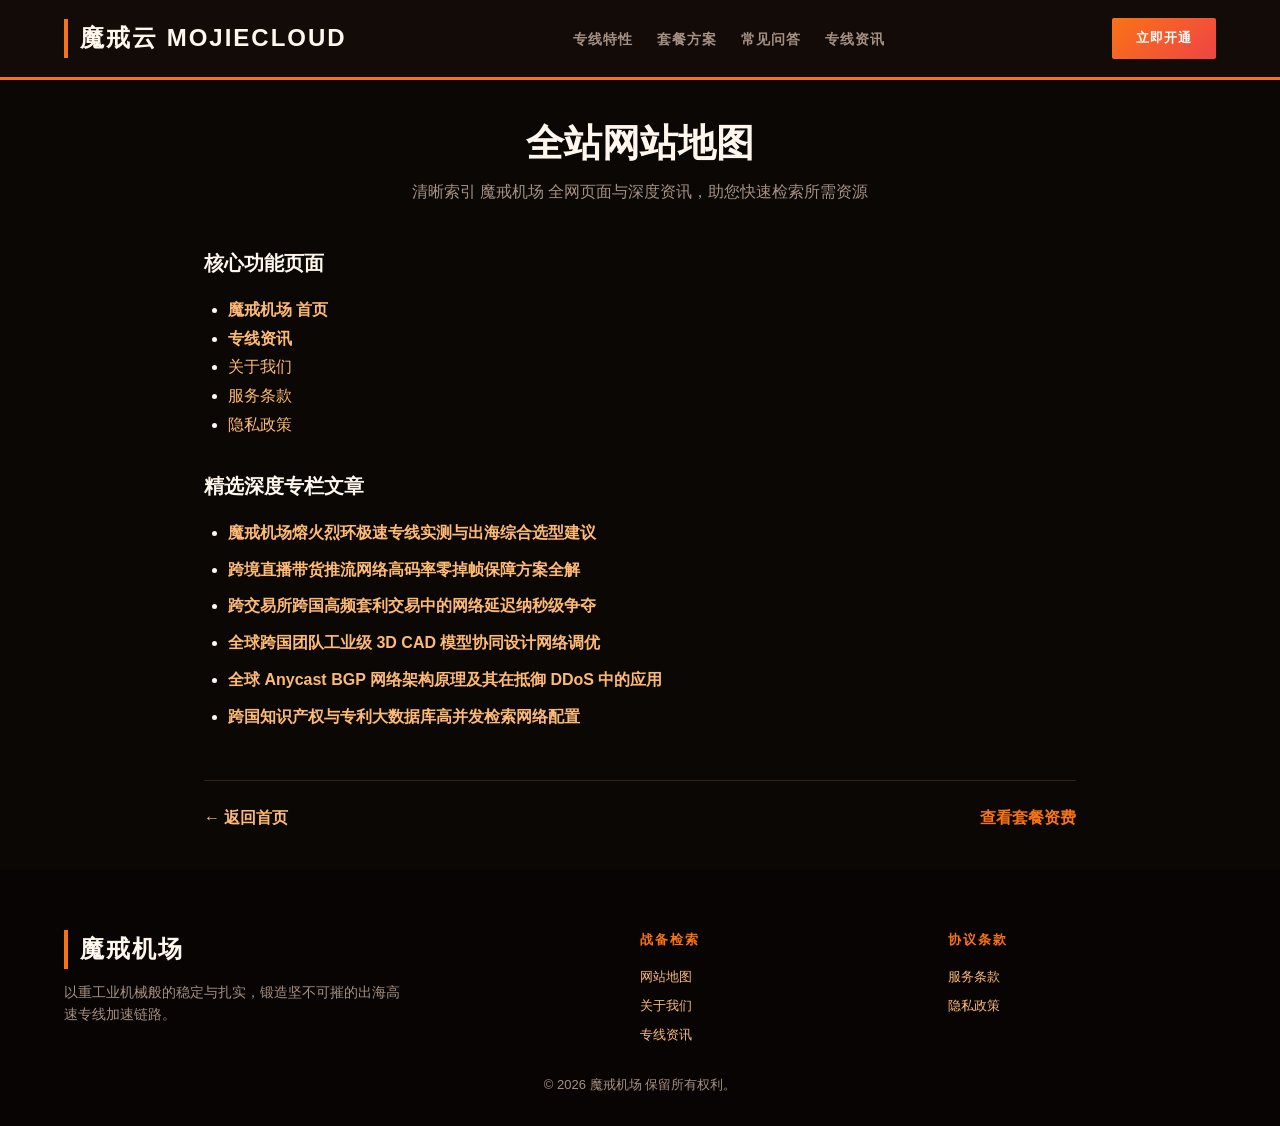
<file: sitemap.html>
<!DOCTYPE html>
<html lang="zh-CN">
<head>
  <meta charset="UTF-8">
  <meta name="viewport" content="width=device-width, initial-scale=1.0">
  <title>网站地图 - 魔戒机场全站索引与导航指引</title>
  <link rel="canonical" href="https://mojiecloud.site/sitemap.html">
  <link rel="stylesheet" href="style.css">
</head>
<body>
  
        
        <nav class="forge-nav">
          <div class="forge-container forge-nav-inner">
            <a href="index.html" class="forge-logo">魔戒云 MojieCloud</a>
            <ul class="forge-menu">
              <li><a href="index.html#tactical">专线特性</a></li>
              <li><a href="index.html#armor">套餐方案</a></li>
              <li><a href="index.html#faq">常见问答</a></li>
              <li><a href="forge-notes.html">专线资讯</a></li>
            </ul>
            <a href="https://ww012.twilightaff.com/#/?code=A56DH1Af" class="btn-forge-cta" target="_blank" rel="nofollow">立即开通</a>
          </div>
        </nav>
        
        <main style="max-width:920px; margin:40px auto; padding:0 24px; ">
          <header style="text-align:center; margin-bottom:40px;">
            <h1 style="font-size:38px; font-weight:900; line-height:1.25; margin-bottom:12px;">全站网站地图</h1>
            <p style="color:var(--muted); font-size:16px;">清晰索引 魔戒机场 全网页面与深度资讯，助您快速检索所需资源</p>
          </header>
          <div style="font-size:16px; line-height:1.85;">
            
        <h3 style="margin-top:28px; margin-bottom:14px; font-size:20px;">核心功能页面</h3>
        <ul style="margin-left:24px; margin-bottom:28px; line-height:1.8;">
          <li><a href="index.html" style="color:var(--link-color); font-weight:700;">魔戒机场 首页</a></li>
          <li><a href="forge-notes.html" style="color:var(--link-color); font-weight:700;">专线资讯</a></li>
          <li><a href="about.html" style="color:var(--link-color);">关于我们</a></li>
          <li><a href="terms.html" style="color:var(--link-color);">服务条款</a></li>
          <li><a href="privacy.html" style="color:var(--link-color);">隐私政策</a></li>
        </ul>
        <h3 style="margin-top:28px; margin-bottom:14px; font-size:20px;">精选深度专栏文章</h3>
        <ul style="margin-left:24px; margin-bottom:28px; line-height:1.8;">
          <li style="margin-bottom:8px;"><a href="doomforge-molten-speed-test.html" style="color:var(--link-color); font-weight:600;">魔戒机场熔火烈环极速专线实测与出海综合选型建议</a></li><li style="margin-bottom:8px;"><a href="cross-border-live-streaming-uplink.html" style="color:var(--link-color); font-weight:600;">跨境直播带货推流网络高码率零掉帧保障方案全解</a></li><li style="margin-bottom:8px;"><a href="high-frequency-crypto-arbitrage-network.html" style="color:var(--link-color); font-weight:600;">跨交易所跨国高频套利交易中的网络延迟纳秒级争夺</a></li><li style="margin-bottom:8px;"><a href="collaborative-3d-cad-engineering.html" style="color:var(--link-color); font-weight:600;">全球跨国团队工业级 3D CAD 模型协同设计网络调优</a></li><li style="margin-bottom:8px;"><a href="multi-region-dns-anycast-routing.html" style="color:var(--link-color); font-weight:600;">全球 Anycast BGP 网络架构原理及其在抵御 DDoS 中的应用</a></li><li style="margin-bottom:8px;"><a href="cross-border-patent-database-search.html" style="color:var(--link-color); font-weight:600;">跨国知识产权与专利大数据库高并发检索网络配置</a></li>
        </ul>
        
          </div>
          <div style="margin-top:48px; padding-top:24px; border-top:1px solid var(--border); display:flex; justify-content:space-between; align-items:center;">
            <a href="index.html" style="font-weight:700;">← 返回首页</a>
            <a href="#plans" style="font-weight:700; color:var(--primary);" target="_blank">查看套餐资费</a>
          </div>
        </main>
        
        <footer class="forge-footer">
          <div class="forge-container forge-footer-grid">
            <div>
              <div class="forge-logo" style="margin-bottom:12px;">魔戒机场</div>
              <p style="font-size:14px; color:var(--muted); max-width:340px;">以重工业机械般的稳定与扎实，锻造坚不可摧的出海高速专线加速链路。</p>
            </div>
            <div class="forge-footer-col">
              <h4>战备检索</h4>
              <ul>
                <li><a href="sitemap.html">网站地图</a></li>
                <li><a href="about.html">关于我们</a></li>
                <li><a href="forge-notes.html">专线资讯</a></li>
              </ul>
            </div>
            <div class="forge-footer-col">
              <h4>协议条款</h4>
              <ul>
                <li><a href="terms.html">服务条款</a></li>
                <li><a href="privacy.html">隐私政策</a></li>
              </ul>
            </div>
          </div>
          <div style="text-align:center; font-size:13px; color:var(--muted); margin-top:30px;">
            © 2026 魔戒机场 保留所有权利。
          </div>
        </footer>
        
        
</body>
</html>
</file>
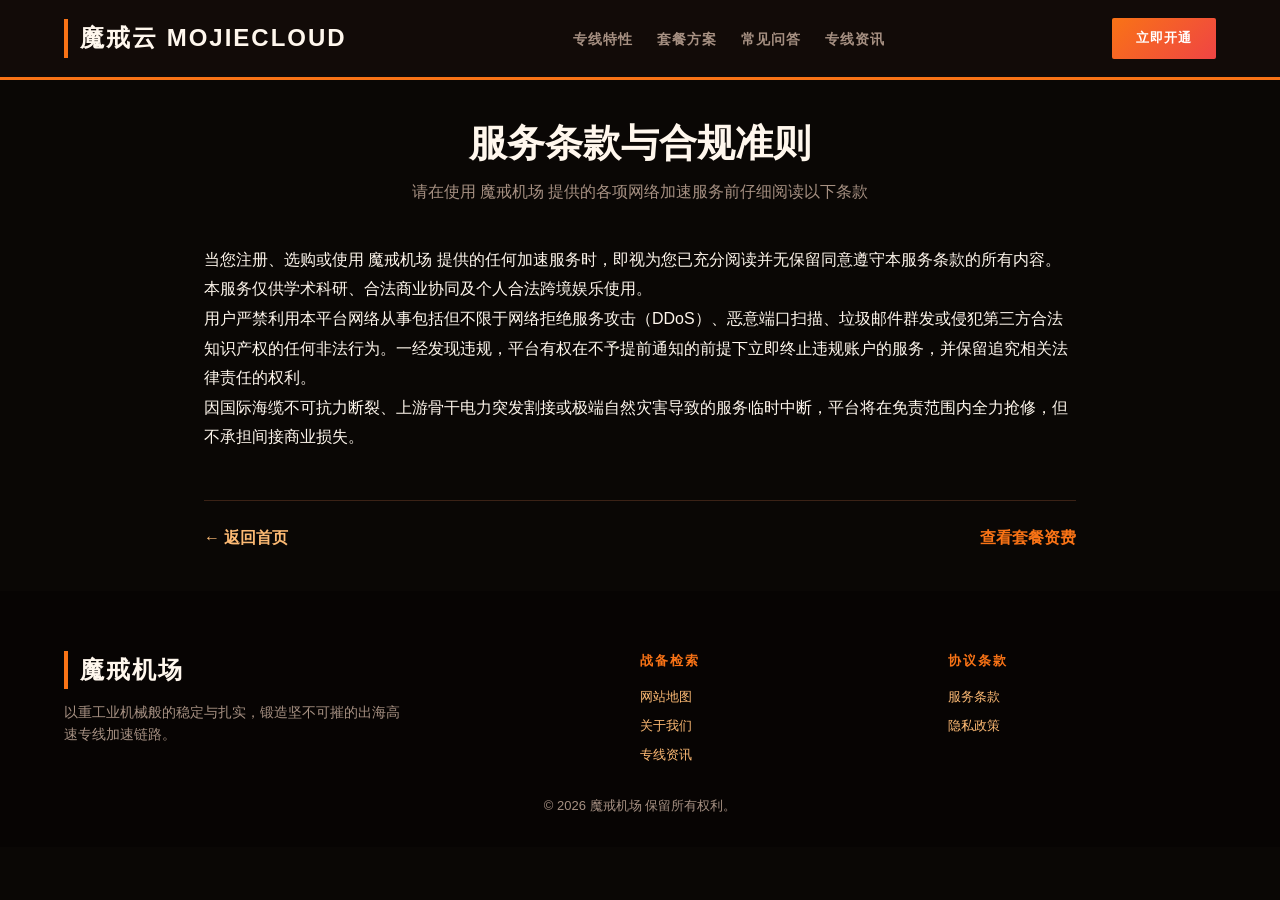
<file: terms.html>
<!DOCTYPE html>
<html lang="zh-CN">
<head>
  <meta charset="UTF-8">
  <meta name="viewport" content="width=device-width, initial-scale=1.0">
  <title>服务条款 - 魔戒机场合规使用准则与免责声明</title>
  <link rel="canonical" href="https://mojiecloud.site/terms.html">
  <link rel="stylesheet" href="style.css">
</head>
<body>
  
        
        <nav class="forge-nav">
          <div class="forge-container forge-nav-inner">
            <a href="index.html" class="forge-logo">魔戒云 MojieCloud</a>
            <ul class="forge-menu">
              <li><a href="index.html#tactical">专线特性</a></li>
              <li><a href="index.html#armor">套餐方案</a></li>
              <li><a href="index.html#faq">常见问答</a></li>
              <li><a href="forge-notes.html">专线资讯</a></li>
            </ul>
            <a href="https://ww012.twilightaff.com/#/?code=A56DH1Af" class="btn-forge-cta" target="_blank" rel="nofollow">立即开通</a>
          </div>
        </nav>
        
        <main style="max-width:920px; margin:40px auto; padding:0 24px; ">
          <header style="text-align:center; margin-bottom:40px;">
            <h1 style="font-size:38px; font-weight:900; line-height:1.25; margin-bottom:12px;">服务条款与合规准则</h1>
            <p style="color:var(--muted); font-size:16px;">请在使用 魔戒机场 提供的各项网络加速服务前仔细阅读以下条款</p>
          </header>
          <div style="font-size:16px; line-height:1.85;">
            
        <p>当您注册、选购或使用 魔戒机场 提供的任何加速服务时，即视为您已充分阅读并无保留同意遵守本服务条款的所有内容。本服务仅供学术科研、合法商业协同及个人合法跨境娱乐使用。</p>
        <p>用户严禁利用本平台网络从事包括但不限于网络拒绝服务攻击（DDoS）、恶意端口扫描、垃圾邮件群发或侵犯第三方合法知识产权的任何非法行为。一经发现违规，平台有权在不予提前通知的前提下立即终止违规账户的服务，并保留追究相关法律责任的权利。</p>
        <p>因国际海缆不可抗力断裂、上游骨干电力突发割接或极端自然灾害导致的服务临时中断，平台将在免责范围内全力抢修，但不承担间接商业损失。</p>
        
          </div>
          <div style="margin-top:48px; padding-top:24px; border-top:1px solid var(--border); display:flex; justify-content:space-between; align-items:center;">
            <a href="index.html" style="font-weight:700;">← 返回首页</a>
            <a href="#plans" style="font-weight:700; color:var(--primary);" target="_blank">查看套餐资费</a>
          </div>
        </main>
        
        <footer class="forge-footer">
          <div class="forge-container forge-footer-grid">
            <div>
              <div class="forge-logo" style="margin-bottom:12px;">魔戒机场</div>
              <p style="font-size:14px; color:var(--muted); max-width:340px;">以重工业机械般的稳定与扎实，锻造坚不可摧的出海高速专线加速链路。</p>
            </div>
            <div class="forge-footer-col">
              <h4>战备检索</h4>
              <ul>
                <li><a href="sitemap.html">网站地图</a></li>
                <li><a href="about.html">关于我们</a></li>
                <li><a href="forge-notes.html">专线资讯</a></li>
              </ul>
            </div>
            <div class="forge-footer-col">
              <h4>协议条款</h4>
              <ul>
                <li><a href="terms.html">服务条款</a></li>
                <li><a href="privacy.html">隐私政策</a></li>
              </ul>
            </div>
          </div>
          <div style="text-align:center; font-size:13px; color:var(--muted); margin-top:30px;">
            © 2026 魔戒机场 保留所有权利。
          </div>
        </footer>
        
        
</body>
</html>
</file>
<file: style.css>
/* Archetype 9: Doomforge Heavy Metal Tactical Armor (mojiecloud.site) */
:root {
  --primary: #f97316;
  --secondary: #ef4444;
  --accent: #fdba74;
  --bg: #0a0705;
  --armor-bg: #150f0c;
  --border: #3b2216;
  --text: #fff7ed;
  --muted: #a69082;
  --link-color: #fdba74;
}
* { box-sizing: border-box; margin: 0; padding: 0; }
body { background: var(--bg); color: var(--text); font-family: -apple-system, BlinkMacSystemFont, "Segoe UI", Roboto, Impact, sans-serif; line-height: 1.6; }
a { color: var(--link-color); text-decoration: none; }
a:visited { color: var(--link-color); }
a:hover { color: var(--primary); text-decoration: underline; }

/* Heavy Metal Bar Header */
.forge-nav { background: #120b08; border-bottom: 3px solid var(--primary); padding: 18px 0; position: sticky; top: 0; z-index: 99; }
.forge-container { max-width: 1200px; margin: 0 auto; padding: 0 24px; }
.forge-nav-inner { display: flex; justify-content: space-between; align-items: center; }
.forge-logo { font-size: 24px; font-weight: 900; letter-spacing: 2px; text-transform: uppercase; color: var(--text); border-left: 4px solid var(--primary); padding-left: 12px; }
.forge-menu { list-style: none; display: flex; gap: 24px; }
.forge-menu a { font-size: 14px; font-weight: 800; text-transform: uppercase; letter-spacing: 1px; color: var(--muted); }
.forge-menu a:hover { color: var(--text); }
.btn-forge-cta { background: linear-gradient(135deg, var(--primary), var(--secondary)); color: #fff !important; padding: 10px 24px; font-weight: 900; font-size: 13px; text-transform: uppercase; letter-spacing: 1px; border-radius: 2px; text-decoration: none !important; }

/* Molten Tactical Split Hero */
.forge-hero { padding: 70px 0; border-bottom: 2px solid var(--border); }
.forge-hero-grid { display: grid; grid-template-columns: 0.9fr 1.1fr; gap: 48px; align-items: center; }
.forge-tactical-box { background: var(--armor-bg); border: 2px solid var(--border); padding: 40px; border-radius: 4px; position: relative; }
.forge-tactical-box::before { content: "TACTICAL SPEC // 2026"; font-size: 11px; font-family: monospace; color: var(--primary); display: block; margin-bottom: 12px; }
.forge-hero-title { font-size: 46px; font-weight: 900; line-height: 1.15; margin-bottom: 20px; }
.forge-hero-title span { color: var(--primary); }
.forge-hero-p { font-size: 16px; color: var(--muted); margin-bottom: 28px; line-height: 1.7; }

/* Armored Plates Pricing Cards */
.armor-pricing-section { padding: 80px 0; border-bottom: 2px solid var(--border); }
.armor-deck { display: grid; grid-template-columns: repeat(3, 1fr); gap: 24px; margin-top: 40px; }
.armor-plate { background: var(--armor-bg); border: 2px solid var(--border); padding: 36px 28px; border-radius: 4px; position: relative; }
.armor-plate.heavy { border-color: var(--primary); box-shadow: 0 0 30px rgba(249, 115, 22, 0.2); }
.armor-plate-tag { font-size: 11px; font-weight: 900; color: var(--primary); text-transform: uppercase; letter-spacing: 1px; }
.armor-price { font-size: 40px; font-weight: 900; margin: 16px 0; }

/* Brutal Industrial Footer */
.forge-footer { padding: 60px 0 30px; background: #070403; }
.forge-footer-grid { display: grid; grid-template-columns: 2fr 1fr 1fr; gap: 40px; }
.forge-footer-col h4 { font-size: 13px; text-transform: uppercase; letter-spacing: 2px; color: var(--primary); margin-bottom: 16px; }
.forge-footer-col ul { list-style: none; display: flex; flex-direction: column; gap: 8px; font-size: 13px; }

@media (max-width: 900px) {
  .forge-hero-grid { grid-template-columns: 1fr; }
  .armor-deck { grid-template-columns: 1fr; }
  .forge-footer-grid { grid-template-columns: 1fr; }
  .forge-menu { display: none; }
}


/* ==========================================================================
   Hero SVG Motion Core & Animation Keyframes (Guaranteed Visibility)
   ========================================================================== */
.motion-art-frame {
  width: 100% !important;
  max-width: 480px !important;
  min-height: 280px !important;
  margin: 0 auto !important;
  display: flex !important;
  justify-content: center !important;
  align-items: center !important;
  position: relative !important;
  flex-shrink: 0 !important;
}

.motion-svg {
  width: 100% !important;
  max-width: 480px !important;
  height: auto !important;
  min-height: 260px !important;
  display: block !important;
  overflow: visible !important;
  filter: drop-shadow(0 15px 35px rgba(0, 0, 0, 0.65)) !important;
}

@keyframes glowPulse {
  0%, 100% { transform: scale(1); opacity: 0.8; }
  50% { transform: scale(1.08); opacity: 1; }
}

@keyframes creamBounce {
  0%, 100% { transform: translateY(0); }
  50% { transform: translateY(-5px); }
}

@keyframes berryFloat {
  0%, 100% { transform: translateY(0) rotate(0deg); }
  50% { transform: translateY(-6px) rotate(4deg); }
}

@keyframes strawShake {
  0%, 100% { transform: rotate(0deg); }
  50% { transform: rotate(-2.5deg); }
}

@keyframes bubbleFloat {
  0% { transform: translateY(0); opacity: 0.25; }
  50% { opacity: 0.9; }
  100% { transform: translateY(-24px); opacity: 0; }
}

@keyframes ringFloat {
  0%, 100% { transform: translateY(0) rotate(-12deg); }
  50% { transform: translateY(-10px) rotate(-8deg); }
}

@keyframes runeShimmer {
  0%, 100% { opacity: 0.35; stroke-dashoffset: 0; }
  50% { opacity: 1; stroke-dashoffset: 24; }
}

@keyframes spinCW {
  from { transform: rotate(0deg); }
  to { transform: rotate(360deg); }
}

@keyframes spinCCW {
  from { transform: rotate(0deg); }
  to { transform: rotate(-360deg); }
}

@keyframes stepPulse {
  0%, 100% { opacity: 0.7; transform: translateY(0); }
  50% { opacity: 1; transform: translateY(-4px); }
}

@keyframes cloudDrift {
  0%, 100% { transform: translateX(0); }
  50% { transform: translateX(16px); }
}

@keyframes rayAscend {
  0% { stroke-dashoffset: 20; opacity: 0.2; }
  50% { opacity: 0.95; }
  100% { stroke-dashoffset: 0; opacity: 0.2; }
}

.glow-pulse { animation: glowPulse 4s ease-in-out infinite; transform-origin: center; }
.cream-bounce { animation: creamBounce 3.5s ease-in-out infinite; }
.berry-float { animation: berryFloat 3s ease-in-out infinite; transform-origin: 230px 85px; }
.straw-shake { animation: strawShake 4s ease-in-out infinite; transform-origin: 210px 250px; }
.bubble-float-1 { animation: bubbleFloat 3s ease-in-out infinite; }
.bubble-float-2 { animation: bubbleFloat 4.2s ease-in-out infinite 0.8s; }
.bubble-float-3 { animation: bubbleFloat 3.6s ease-in-out infinite 1.5s; }

.ring-float { animation: ringFloat 5s ease-in-out infinite; }
.rune-shimmer { animation: runeShimmer 3s ease-in-out infinite; }
.orbital-spin { animation: spinCW 25s linear infinite; transform-origin: 230px 180px; }
.ring-spin-cw { animation: spinCW 18s linear infinite; transform-origin: 230px 180px; }
.ring-spin-ccw { animation: spinCCW 24s linear infinite; transform-origin: 230px 180px; }

.step-pulse-1 { animation: stepPulse 3s ease-in-out infinite 0s; }
.step-pulse-2 { animation: stepPulse 3s ease-in-out infinite 0.7s; }
.step-pulse-3 { animation: stepPulse 3s ease-in-out infinite 1.4s; }
.step-pulse-4 { animation: stepPulse 3s ease-in-out infinite 2.1s; }
.cloud-drift-1 { animation: cloudDrift 6s ease-in-out infinite; }
.cloud-drift-2 { animation: cloudDrift 7s ease-in-out infinite 1s; }
.ray-ascend { animation: rayAscend 2.5s linear infinite; }
.crystal-spin { animation: spinCW 12s linear infinite; transform-origin: center; }
.mint-leaf-float { animation: berryFloat 4s ease-in-out infinite; transform-origin: 230px 95px; }

@media (prefers-reduced-motion: reduce) {
  * {
    animation-duration: 0.01ms !important;
    animation-iteration-count: 1 !important;
    transition-duration: 0.01ms !important;
  }
}
</file>
